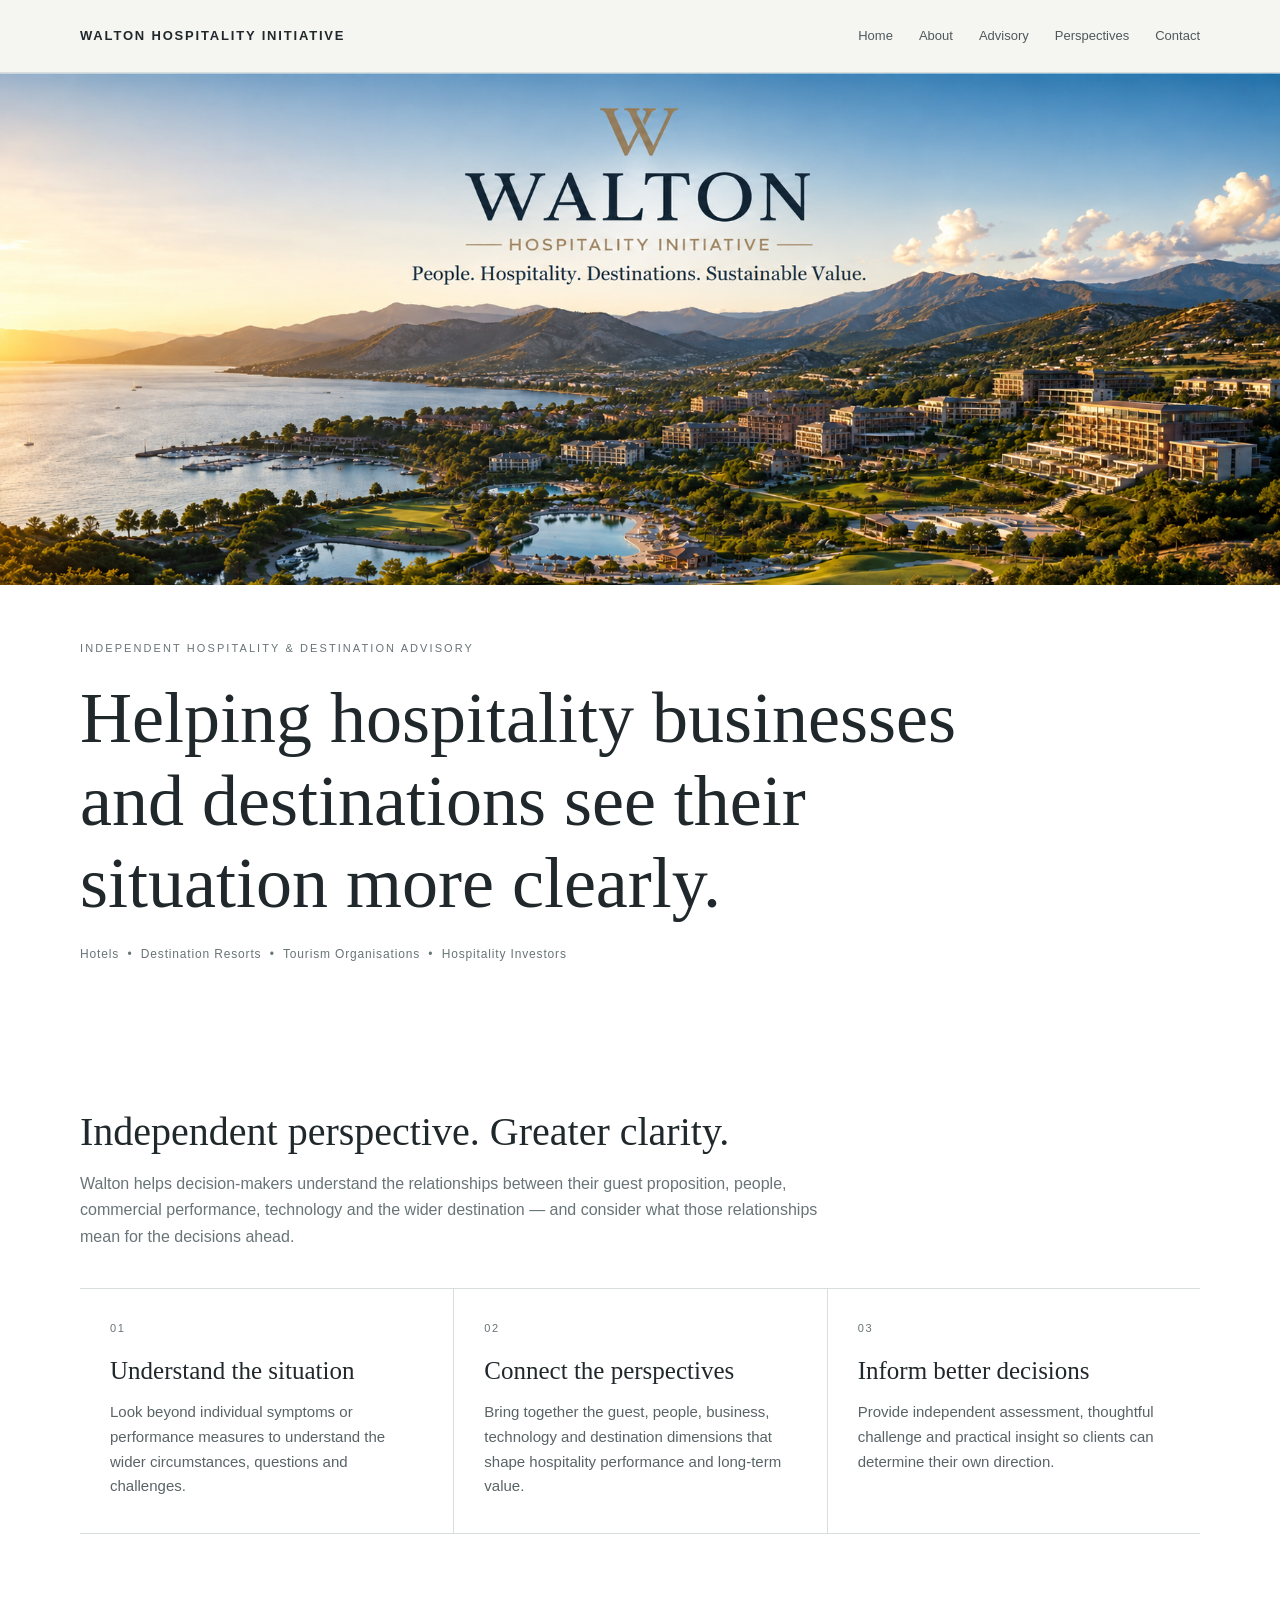
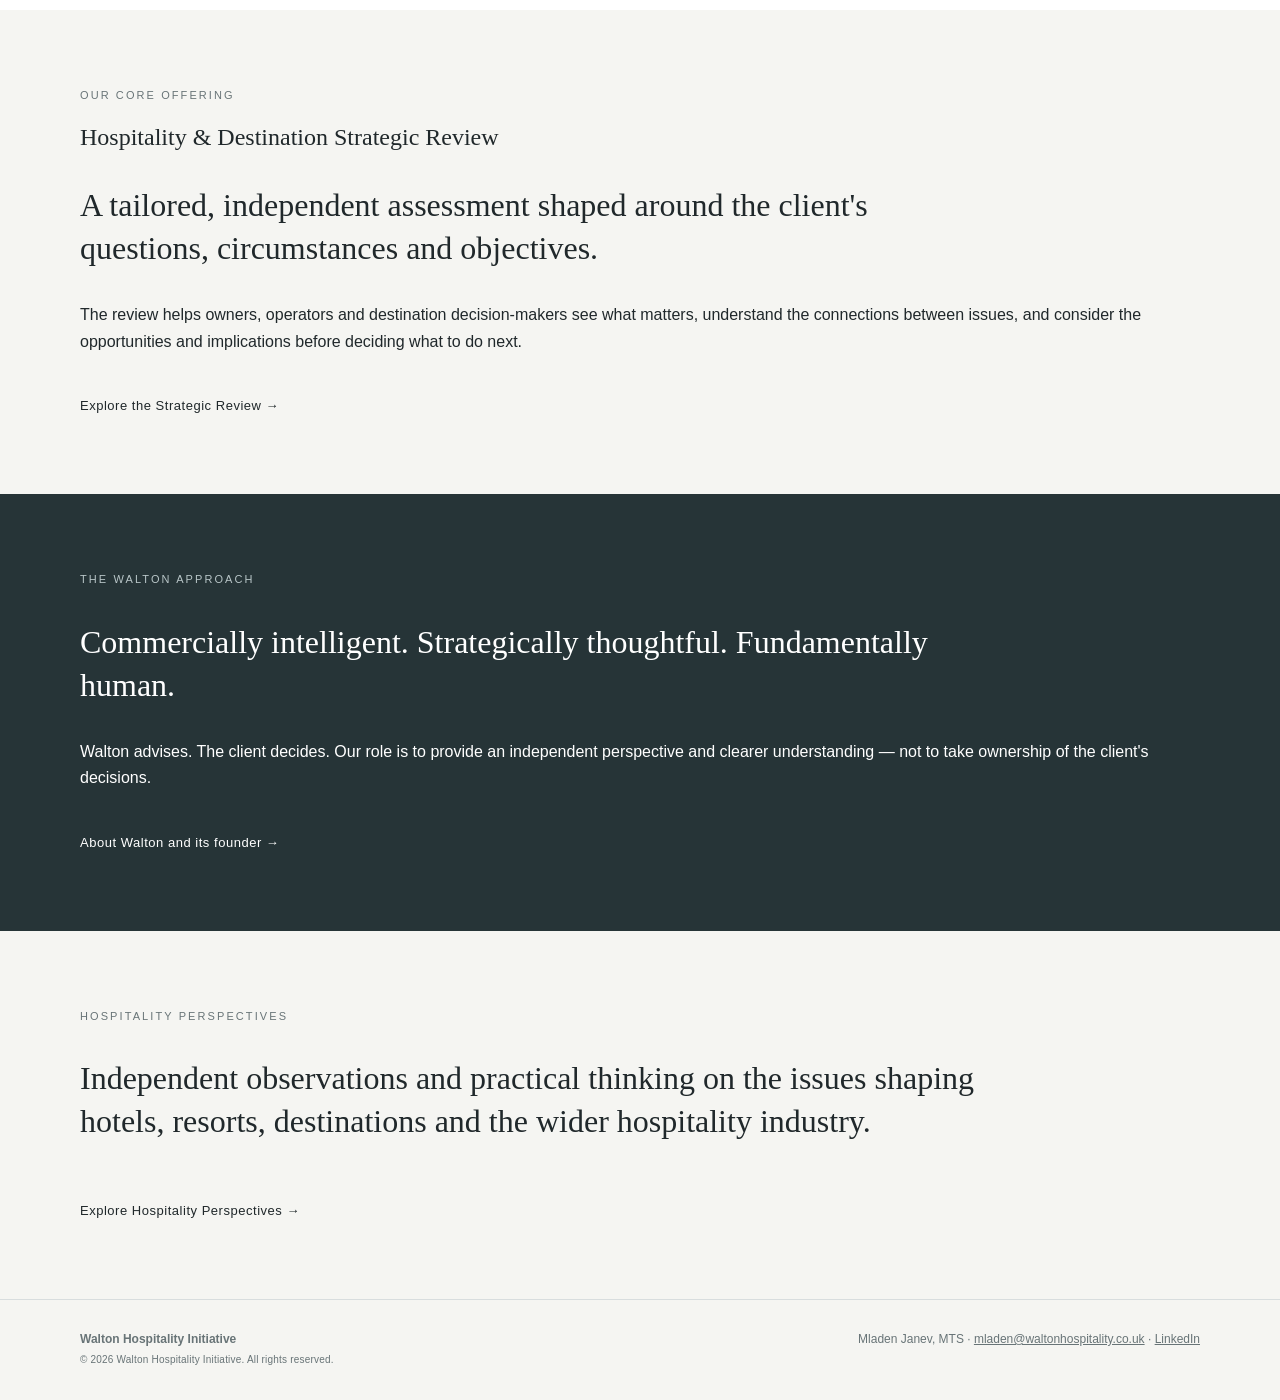
<file: index.html>
<!doctype html>
<html lang="en">
<head>
<meta charset="utf-8">
<meta name="viewport" content="width=device-width,initial-scale=1">
<title>Home | Walton Hospitality Initiative</title>
<meta name="description" content="Independent hospitality and destination strategy. Helping decision-makers see their situation more clearly and make better-informed decisions.">
<link rel="stylesheet" href="assets/style.css">
</head>
<body>
<header class="site-header"><div class="container nav">
<a class="brand" href="index.html">WALTON HOSPITALITY INITIATIVE</a>
<nav class="nav-links" aria-label="Main navigation">
<a href="index.html">Home</a><a href="about.html">About</a><a href="advisory.html">Advisory</a><a href="perspectives.html">Perspectives</a><a href="contact.html">Contact</a>
</nav>
</div></header>
<main>

<section class="hero">
<div class="hero-visual"><img class="hero-image" src="assets/walton-hero.png" alt="Walton Hospitality Initiative — destination hospitality visual"></div>
<div class="hero-copy"><div class="container">
<p class="eyebrow">Independent Hospitality &amp; Destination Advisory</p>
<h1>Helping hospitality businesses and destinations see their situation more clearly.</h1>
<p class="pills">Hotels &nbsp;•&nbsp; Destination Resorts &nbsp;•&nbsp; Tourism Organisations &nbsp;•&nbsp; Hospitality Investors</p>
</div></div>
</section>
<section class="section white"><div class="container">
<div class="section-head">
<h2>Independent perspective. Greater clarity.</h2>
<p>Walton helps decision-makers understand the relationships between their guest proposition, people, commercial performance, technology and the wider destination — and consider what those relationships mean for the decisions ahead.</p>
</div>
<div class="areas">
<article class="area"><div class="number">01</div><h3>Understand the situation</h3><p>Look beyond individual symptoms or performance measures to understand the wider circumstances, questions and challenges.</p></article>
<article class="area"><div class="number">02</div><h3>Connect the perspectives</h3><p>Bring together the guest, people, business, technology and destination dimensions that shape hospitality performance and long-term value.</p></article>
<article class="area"><div class="number">03</div><h3>Inform better decisions</h3><p>Provide independent assessment, thoughtful challenge and practical insight so clients can determine their own direction.</p></article>
</div></div></section>
<section class="section"><div class="container">
<p class="eyebrow">Our core offering</p>
<h2>Hospitality &amp; Destination Strategic Review</h2>
<p class="statement">A tailored, independent assessment shaped around the client's questions, circumstances and objectives.</p>
<p>The review helps owners, operators and destination decision-makers see what matters, understand the connections between issues, and consider the opportunities and implications before deciding what to do next.</p>
<a class="link-arrow" href="advisory.html">Explore the Strategic Review →</a>
</div></section>
<section class="section band"><div class="container">
<p class="eyebrow">The Walton approach</p>
<p class="statement">Commercially intelligent. Strategically thoughtful. Fundamentally human.</p>
<p>Walton advises. The client decides. Our role is to provide an independent perspective and clearer understanding — not to take ownership of the client's decisions.</p>
<a class="link-arrow" href="about.html">About Walton and its founder →</a>
</div></section>
<section class="section"><div class="container">
<p class="eyebrow">Hospitality Perspectives</p>
<p class="statement">Independent observations and practical thinking on the issues shaping hotels, resorts, destinations and the wider hospitality industry.</p>
<a class="link-arrow" href="perspectives.html">Explore Hospitality Perspectives →</a>
</div></section>

</main>
<footer class="site-footer"><div class="container footer-row">
<div><strong>Walton Hospitality Initiative</strong><br><span class="footer-note">© 2026 Walton Hospitality Initiative. All rights reserved.</span></div>
<div>Mladen Janev, MTS · <a href="mailto:mladen@waltonhospitality.co.uk">mladen@waltonhospitality.co.uk</a> · <a href="https://www.linkedin.com/in/mladen-janev-a3b993422" target="_blank" rel="noopener">LinkedIn</a></div>
</div></footer>
</body></html>
</file>
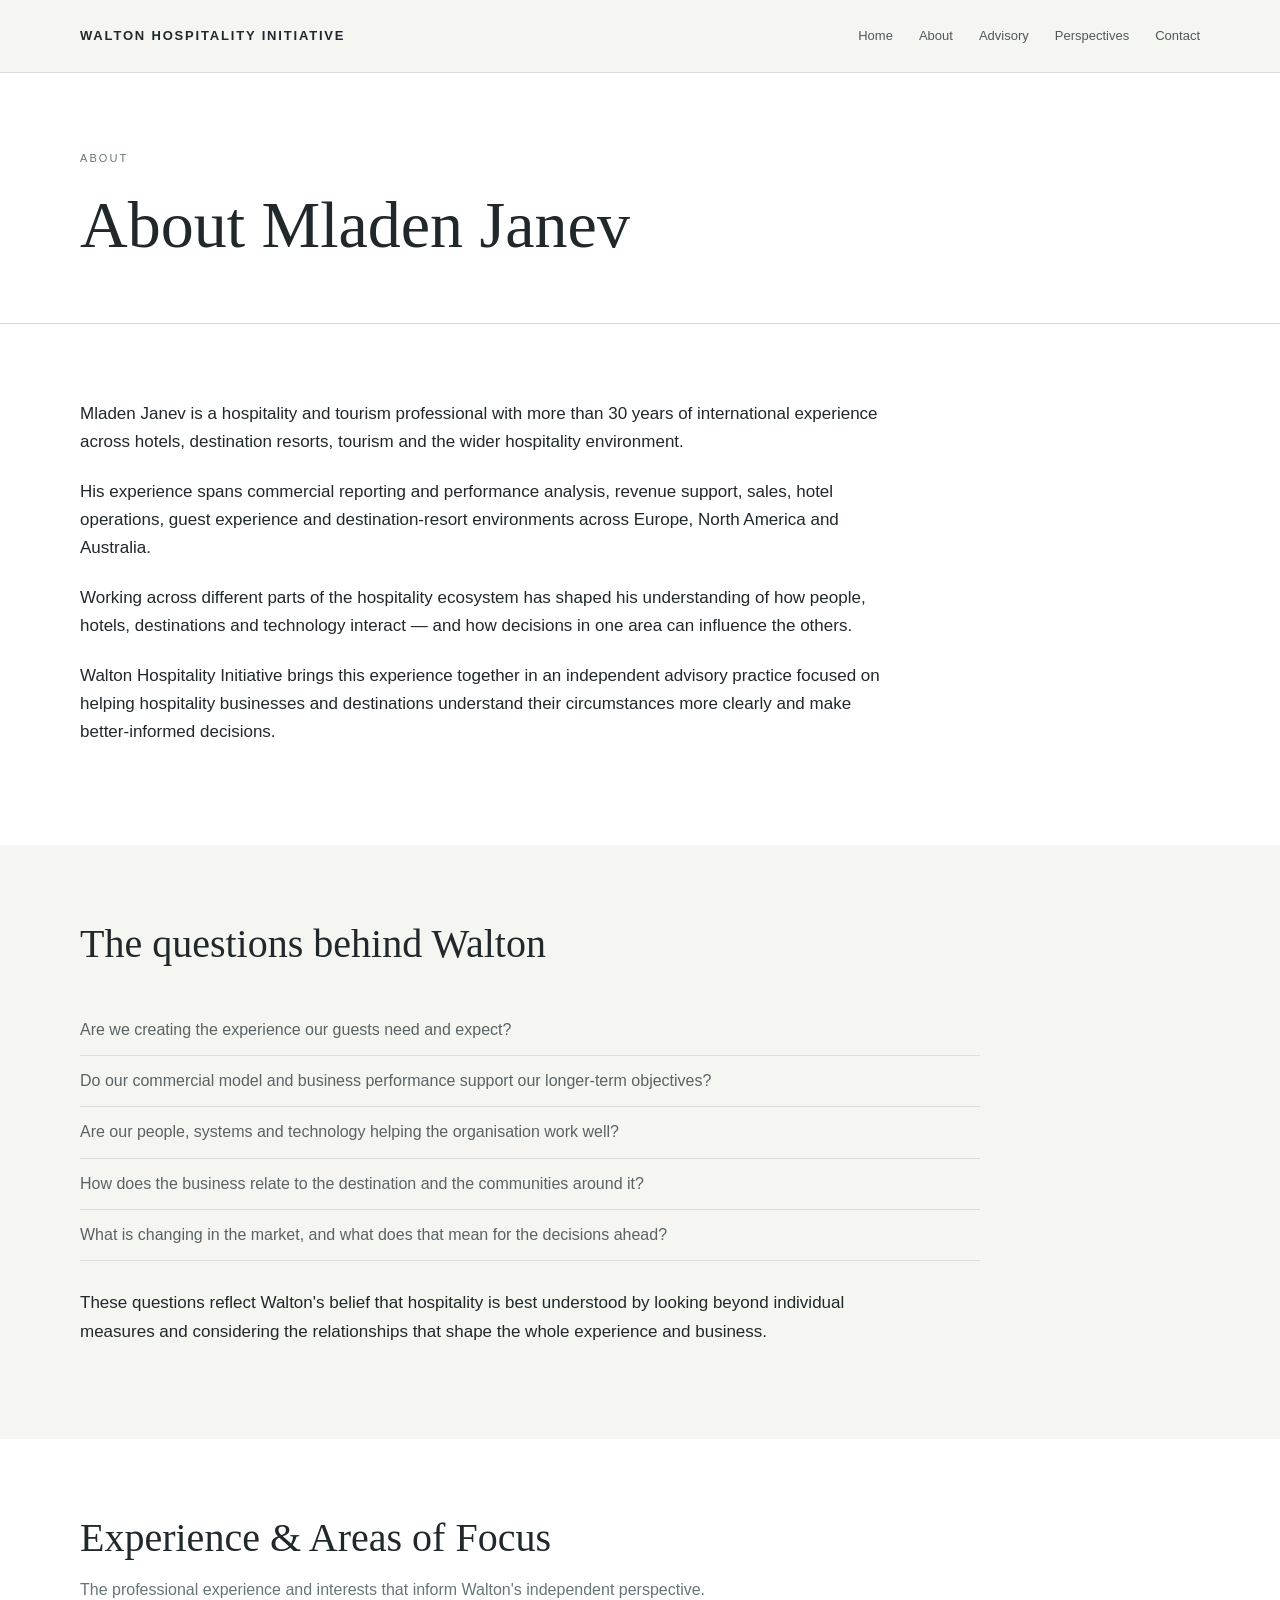
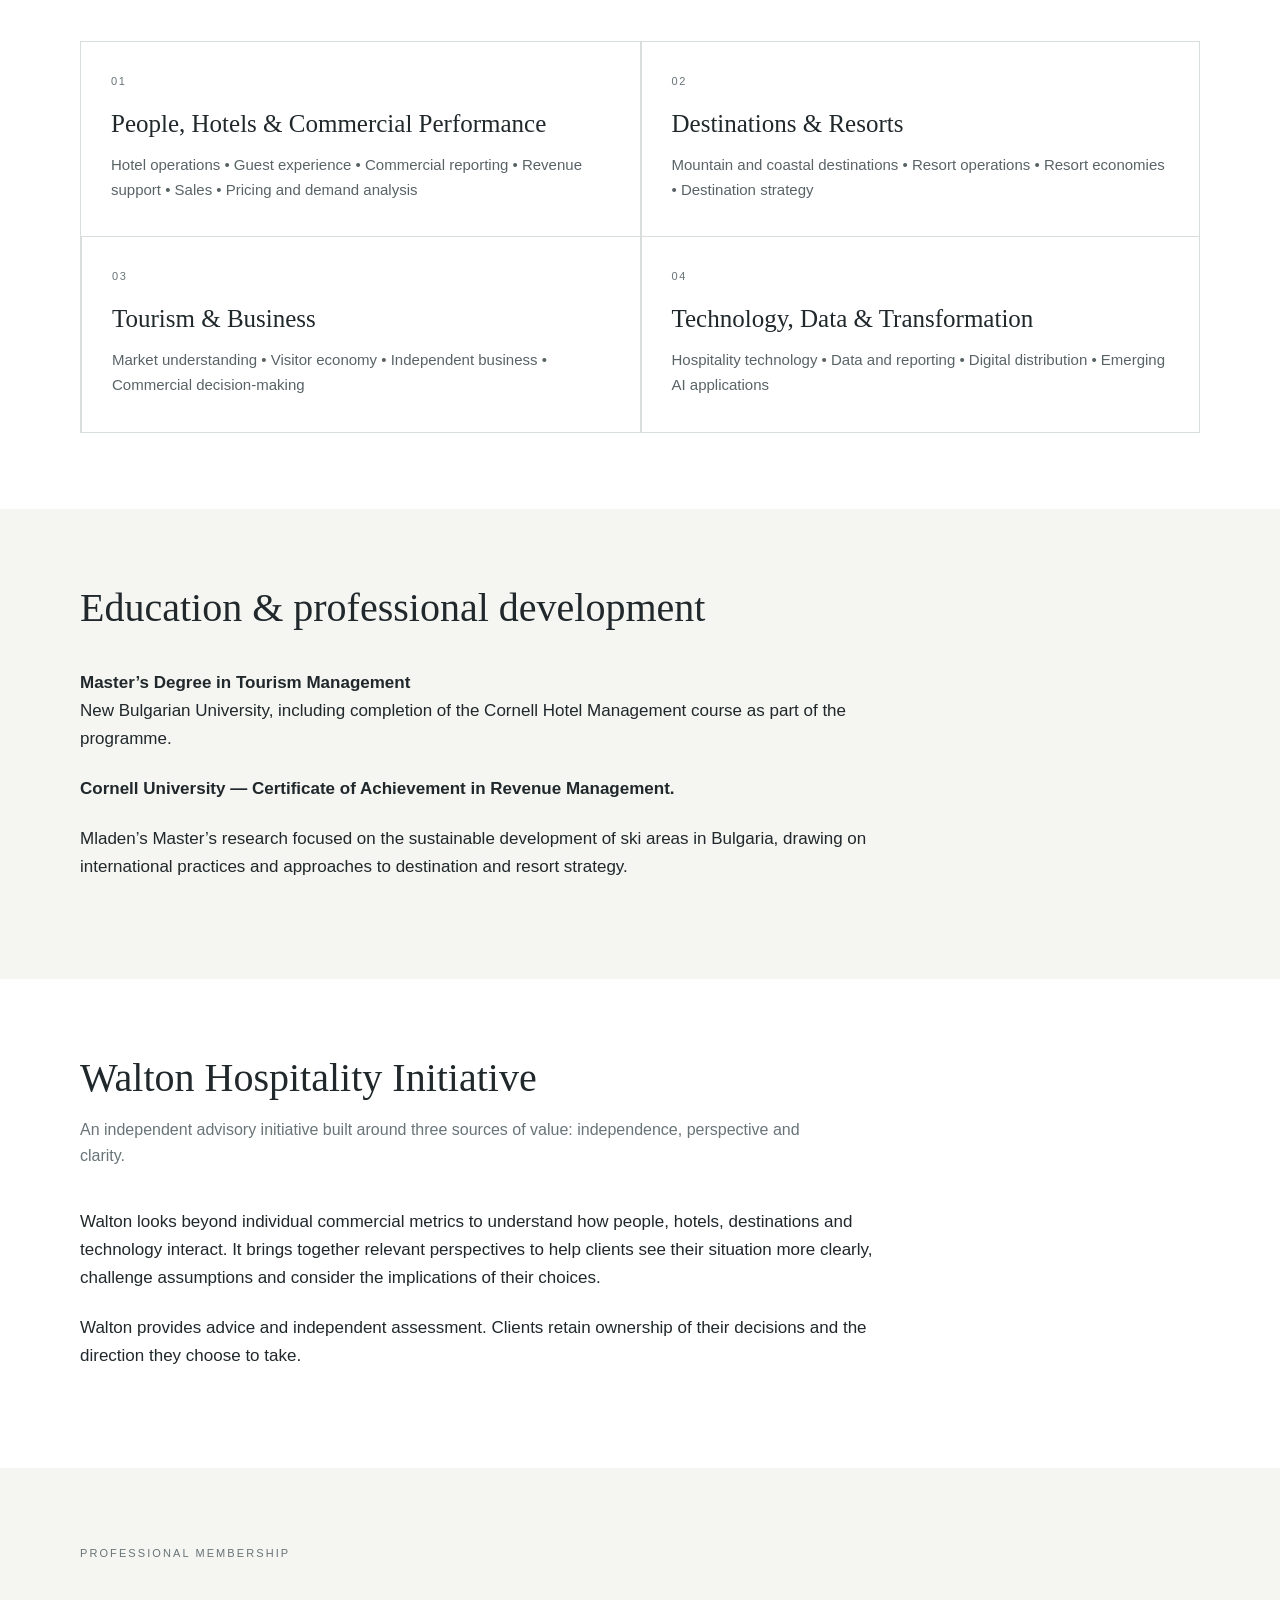
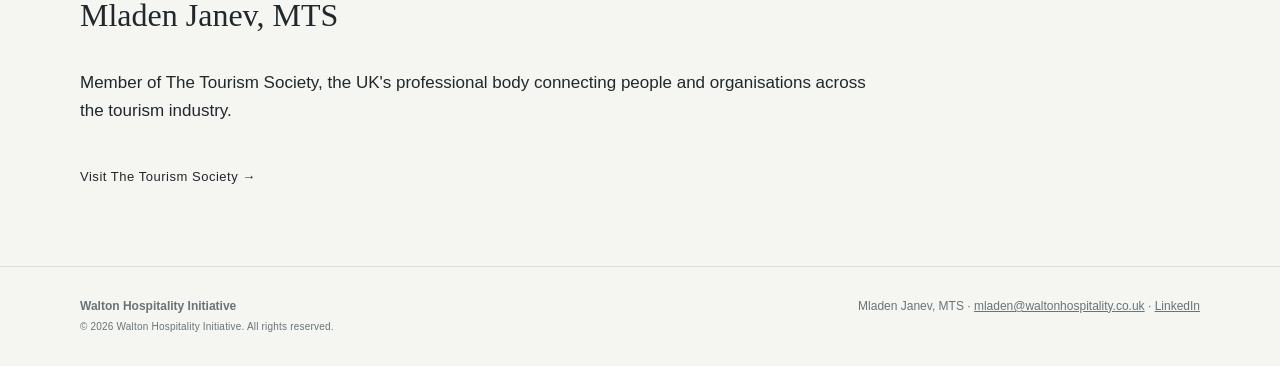
<file: about.html>
<!doctype html>
<html lang="en">
<head>
<meta charset="utf-8">
<meta name="viewport" content="width=device-width,initial-scale=1">
<title>About | Walton Hospitality Initiative</title>
<meta name="description" content="About Mladen Janev and the thinking behind Walton Hospitality Initiative.">
<link rel="stylesheet" href="assets/style.css">
</head>
<body>
<header class="site-header"><div class="container nav">
<a class="brand" href="index.html">WALTON HOSPITALITY INITIATIVE</a>
<nav class="nav-links" aria-label="Main navigation">
<a href="index.html">Home</a><a href="about.html">About</a><a href="advisory.html">Advisory</a><a href="perspectives.html">Perspectives</a><a href="contact.html">Contact</a>
</nav>
</div></header>
<main>

<section class="page-hero"><div class="container"><p class="eyebrow">About</p><h1>About Mladen Janev</h1></div></section>
<section class="section white"><div class="container"><div class="prose">
<p>Mladen Janev is a hospitality and tourism professional with more than 30 years of international experience across hotels, destination resorts, tourism and the wider hospitality environment.</p>
<p>His experience spans commercial reporting and performance analysis, revenue support, sales, hotel operations, guest experience and destination-resort environments across Europe, North America and Australia.</p>
<p>Working across different parts of the hospitality ecosystem has shaped his understanding of how people, hotels, destinations and technology interact — and how decisions in one area can influence the others.</p>
<p>Walton Hospitality Initiative brings this experience together in an independent advisory practice focused on helping hospitality businesses and destinations understand their circumstances more clearly and make better-informed decisions.</p>
</div></div></section>
<section class="section"><div class="container"><div class="section-head"><h2>The questions behind Walton</h2></div>
<ul class="list">
<li>Are we creating the experience our guests need and expect?</li>
<li>Do our commercial model and business performance support our longer-term objectives?</li>
<li>Are our people, systems and technology helping the organisation work well?</li>
<li>How does the business relate to the destination and the communities around it?</li>
<li>What is changing in the market, and what does that mean for the decisions ahead?</li>
</ul>
<p class="prose" style="margin-top:28px">These questions reflect Walton's belief that hospitality is best understood by looking beyond individual measures and considering the relationships that shape the whole experience and business.</p>
</div></section>
<section class="section white"><div class="container">
<div class="section-head"><h2>Experience &amp; Areas of Focus</h2><p>The professional experience and interests that inform Walton's independent perspective.</p></div>
<div class="experience">
<article class="area"><div class="number">01</div><h3>People, Hotels &amp; Commercial Performance</h3><p>Hotel operations • Guest experience • Commercial reporting • Revenue support • Sales • Pricing and demand analysis</p></article>
<article class="area"><div class="number">02</div><h3>Destinations &amp; Resorts</h3><p>Mountain and coastal destinations • Resort operations • Resort economies • Destination strategy</p></article>
<article class="area"><div class="number">03</div><h3>Tourism &amp; Business</h3><p>Market understanding • Visitor economy • Independent business • Commercial decision-making</p></article>
<article class="area"><div class="number">04</div><h3>Technology, Data &amp; Transformation</h3><p>Hospitality technology • Data and reporting • Digital distribution • Emerging AI applications</p></article>
</div></div></section>
<section class="section"><div class="container"><div class="section-head"><h2>Education &amp; professional development</h2></div><div class="prose">
<p><strong>Master’s Degree in Tourism Management</strong><br>New Bulgarian University, including completion of the Cornell Hotel Management course as part of the programme.</p>
<p><strong>Cornell University — Certificate of Achievement in Revenue Management.</strong></p>
<p>Mladen’s Master’s research focused on the sustainable development of ski areas in Bulgaria, drawing on international practices and approaches to destination and resort strategy.</p>
</div></div></section>
<section class="section white"><div class="container">
<div class="section-head"><h2>Walton Hospitality Initiative</h2><p>An independent advisory initiative built around three sources of value: independence, perspective and clarity.</p></div>
<div class="prose">
<p>Walton looks beyond individual commercial metrics to understand how people, hotels, destinations and technology interact. It brings together relevant perspectives to help clients see their situation more clearly, challenge assumptions and consider the implications of their choices.</p>
<p>Walton provides advice and independent assessment. Clients retain ownership of their decisions and the direction they choose to take.</p>
</div></div></section>
<section class="section"><div class="container"><p class="eyebrow">Professional Membership</p><p class="statement">Mladen Janev, MTS</p>
<p class="prose">Member of The Tourism Society, the UK's professional body connecting people and organisations across the tourism industry.</p>
<a class="link-arrow" href="https://thetourismsociety.com/" target="_blank" rel="noopener">Visit The Tourism Society →</a></div></section>

</main>
<footer class="site-footer"><div class="container footer-row">
<div><strong>Walton Hospitality Initiative</strong><br><span class="footer-note">© 2026 Walton Hospitality Initiative. All rights reserved.</span></div>
<div>Mladen Janev, MTS · <a href="mailto:mladen@waltonhospitality.co.uk">mladen@waltonhospitality.co.uk</a> · <a href="https://www.linkedin.com/in/mladen-janev-a3b993422" target="_blank" rel="noopener">LinkedIn</a></div>
</div></footer>
</body></html>
</file>
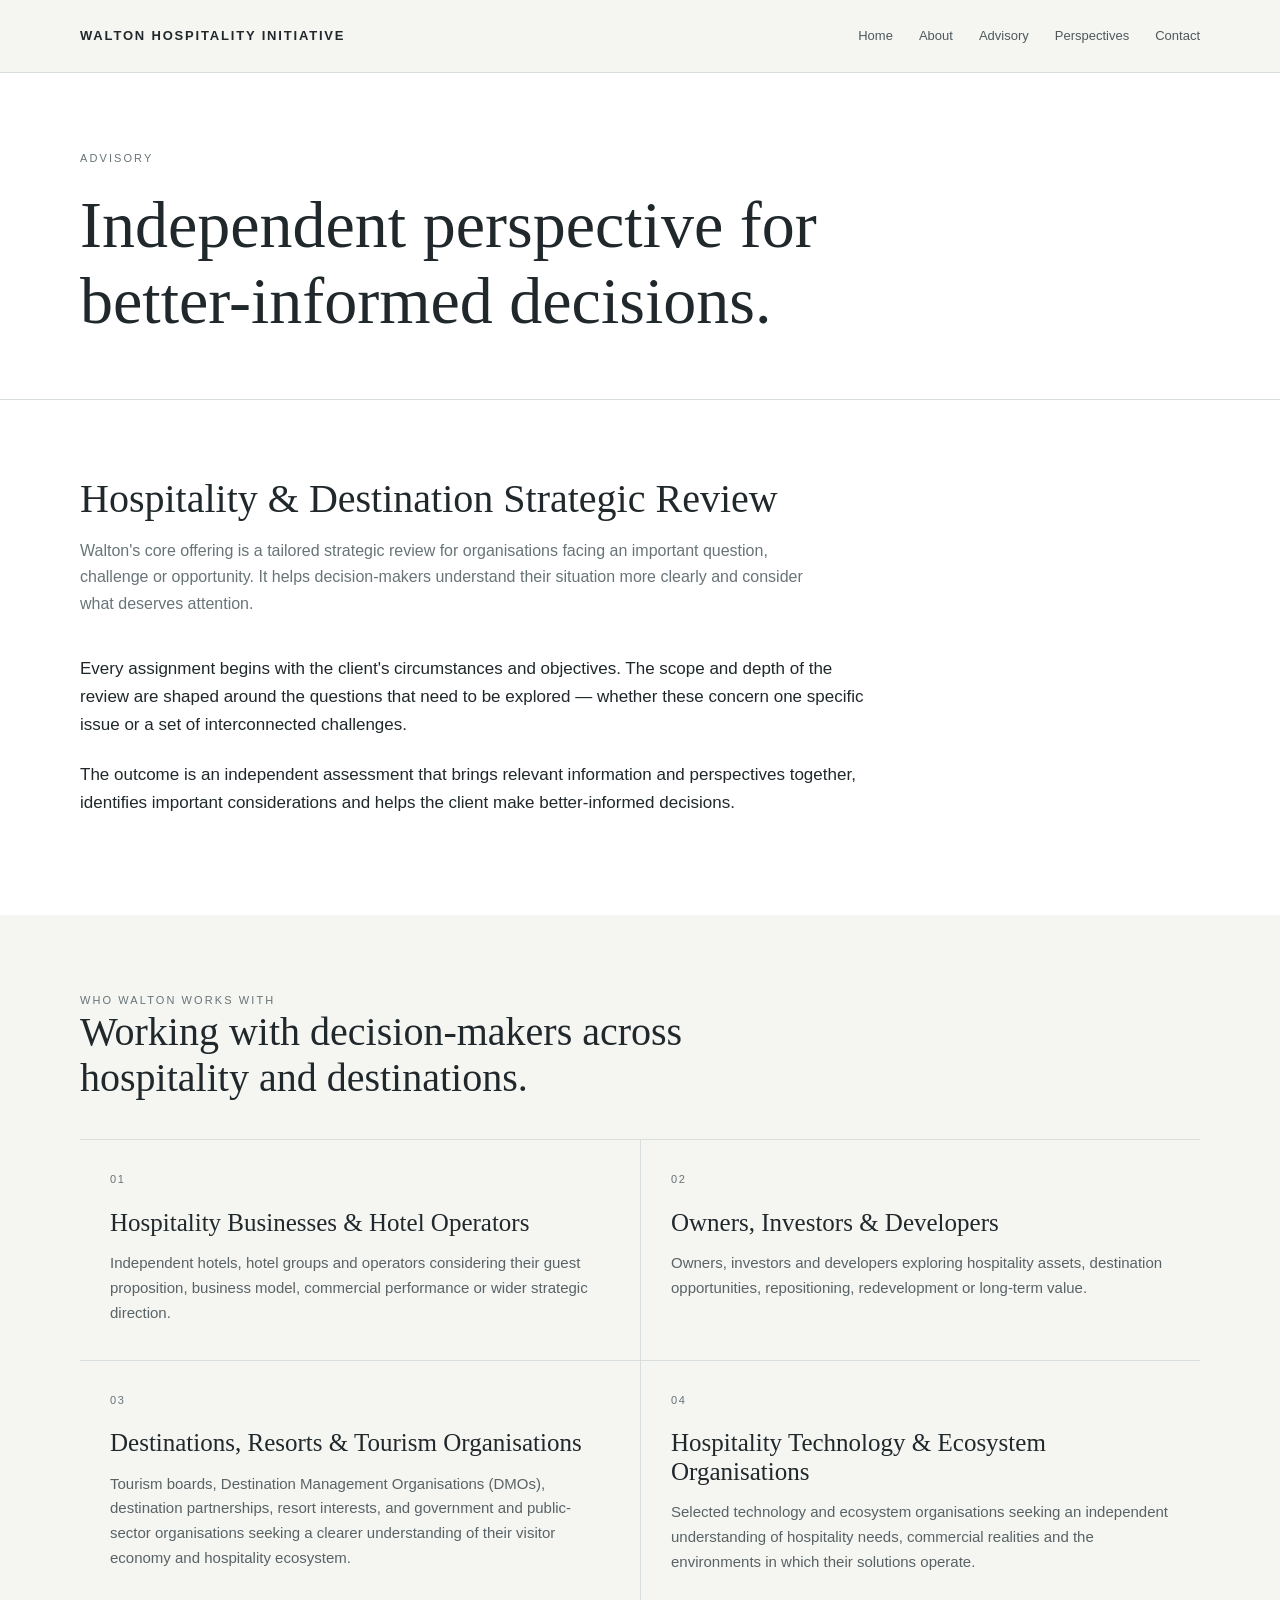
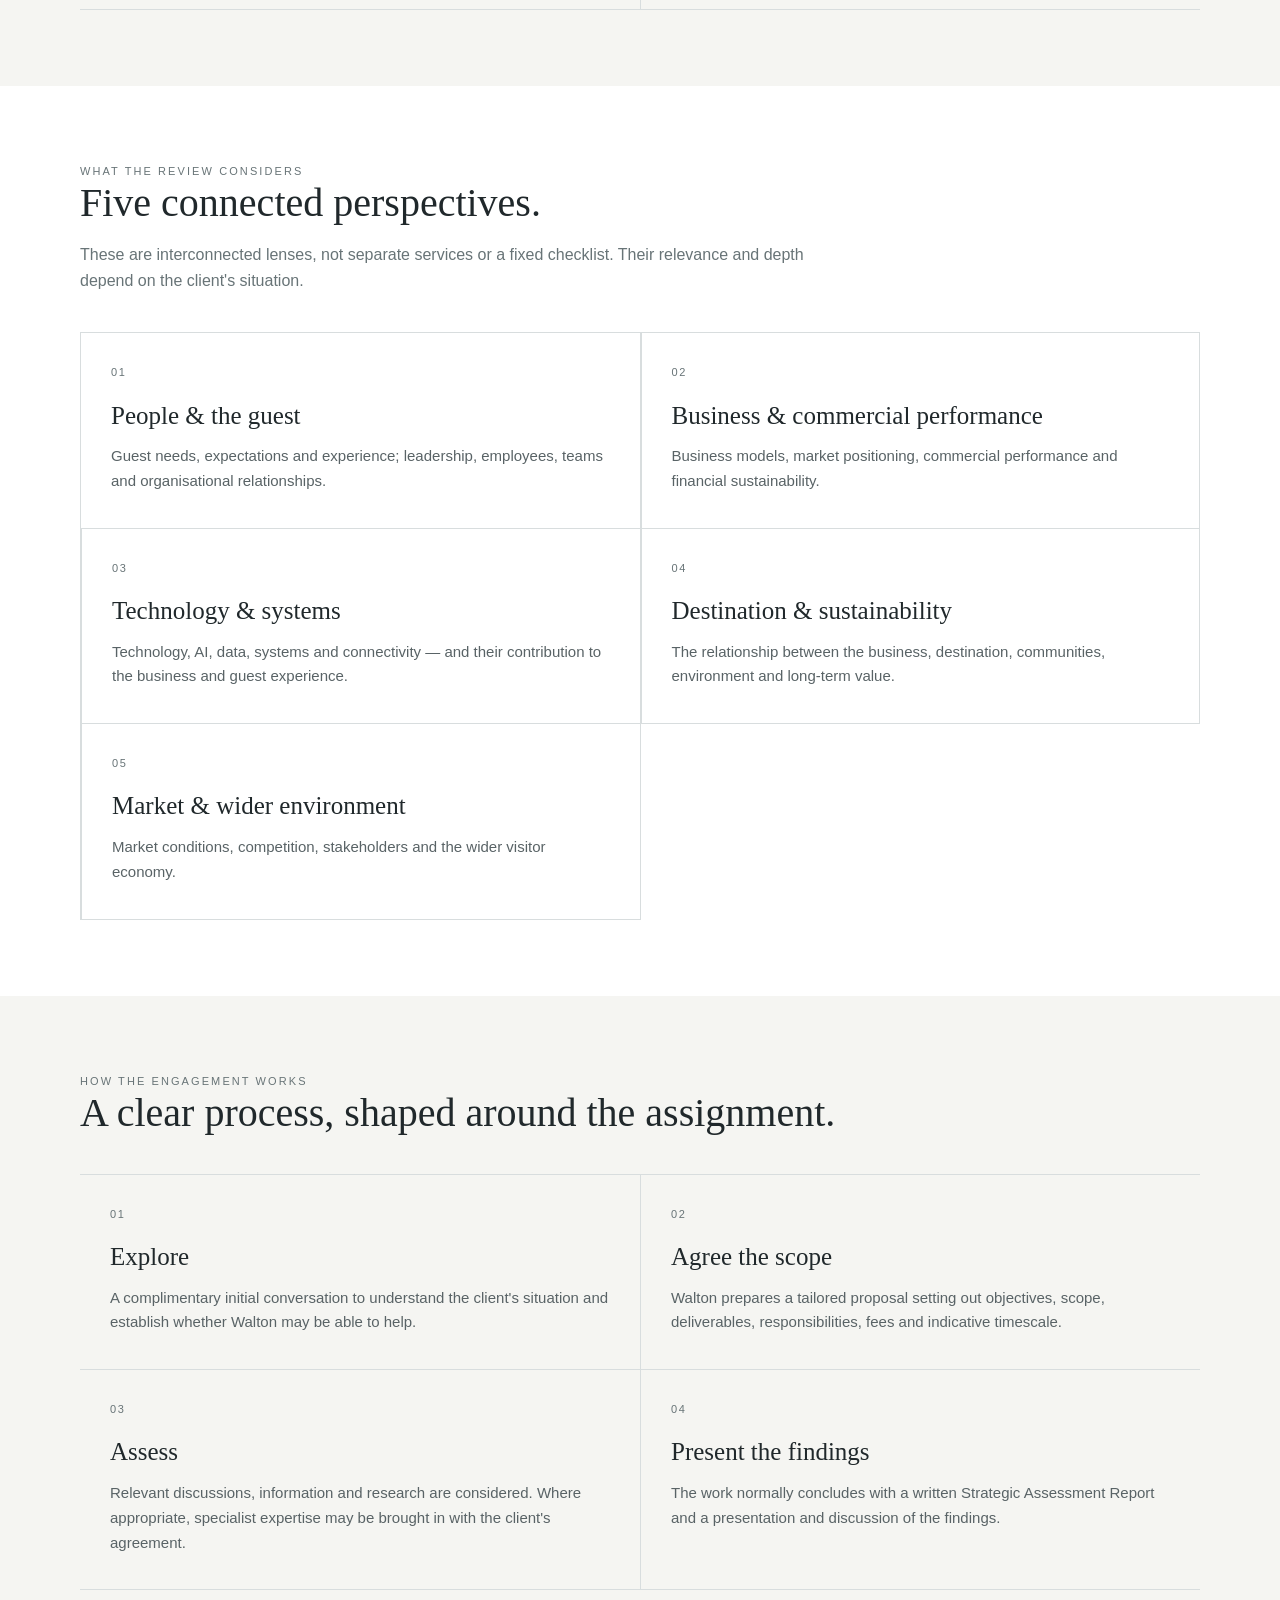
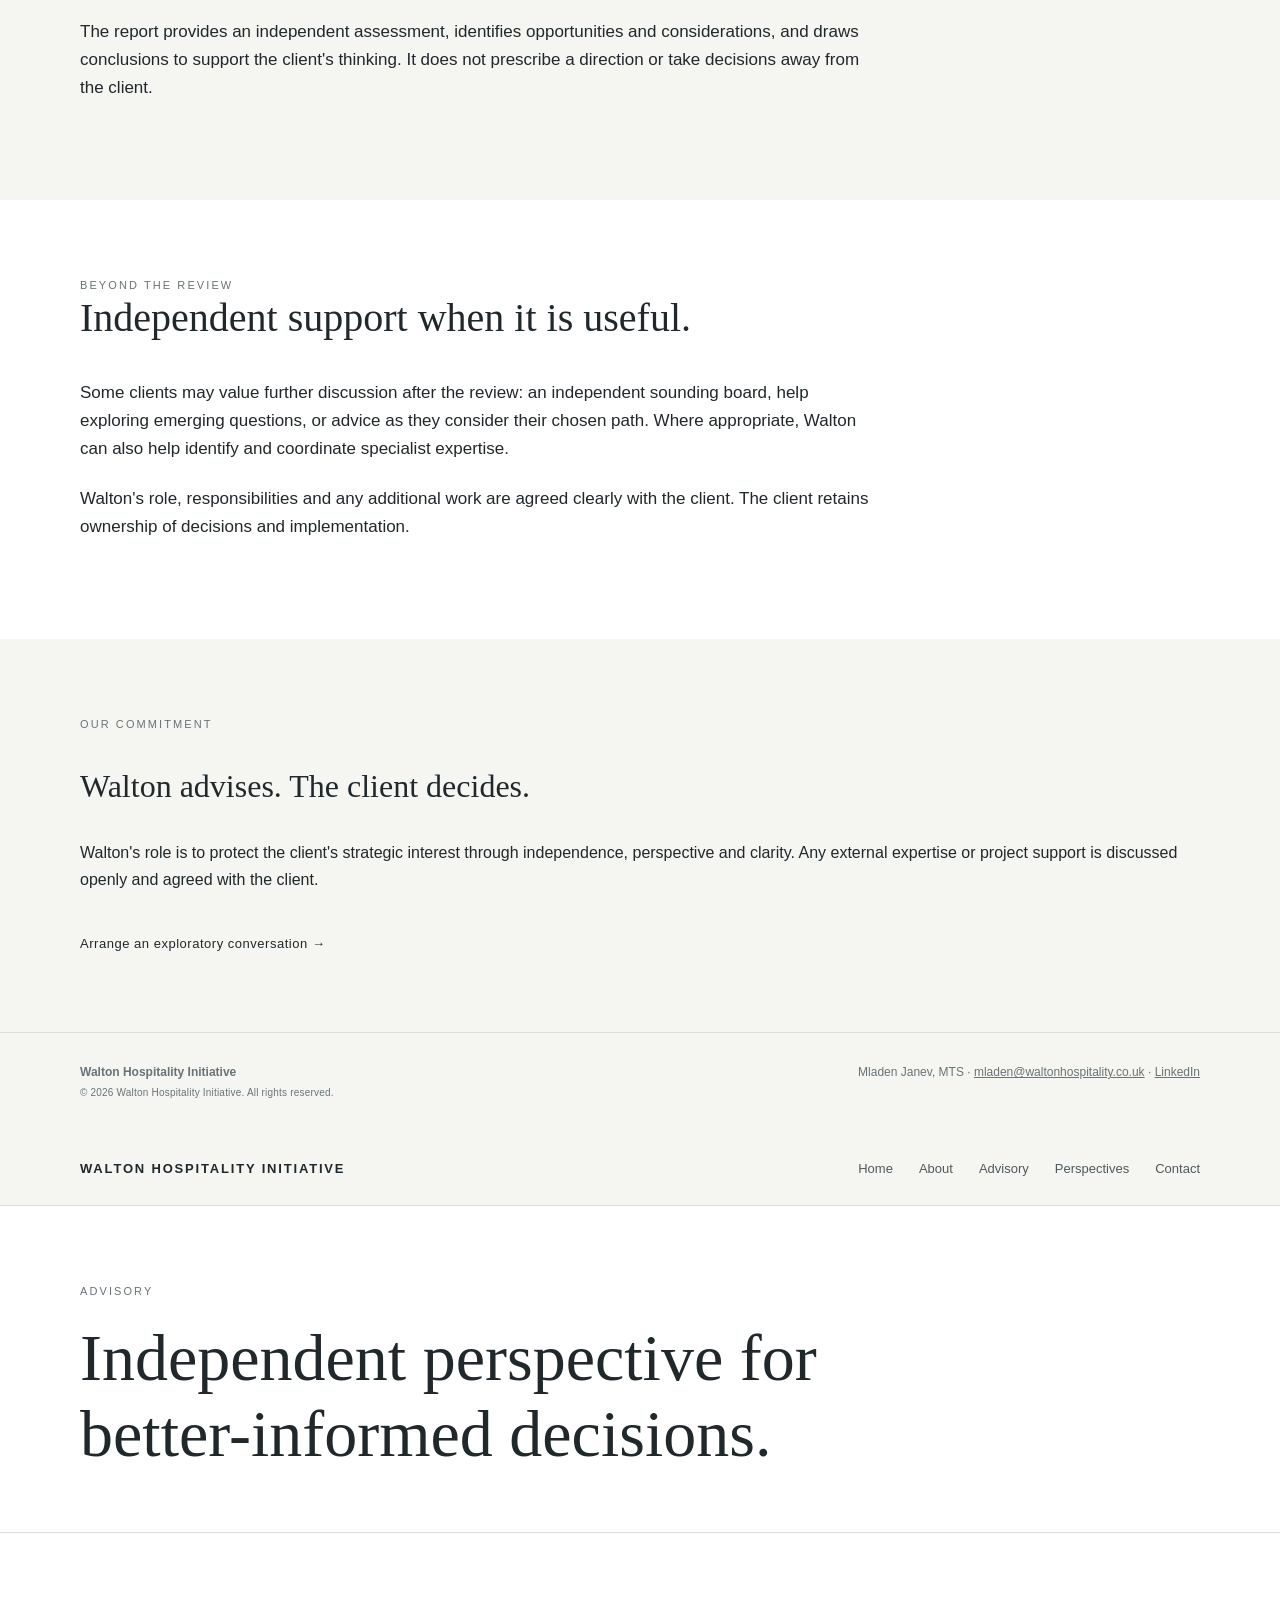
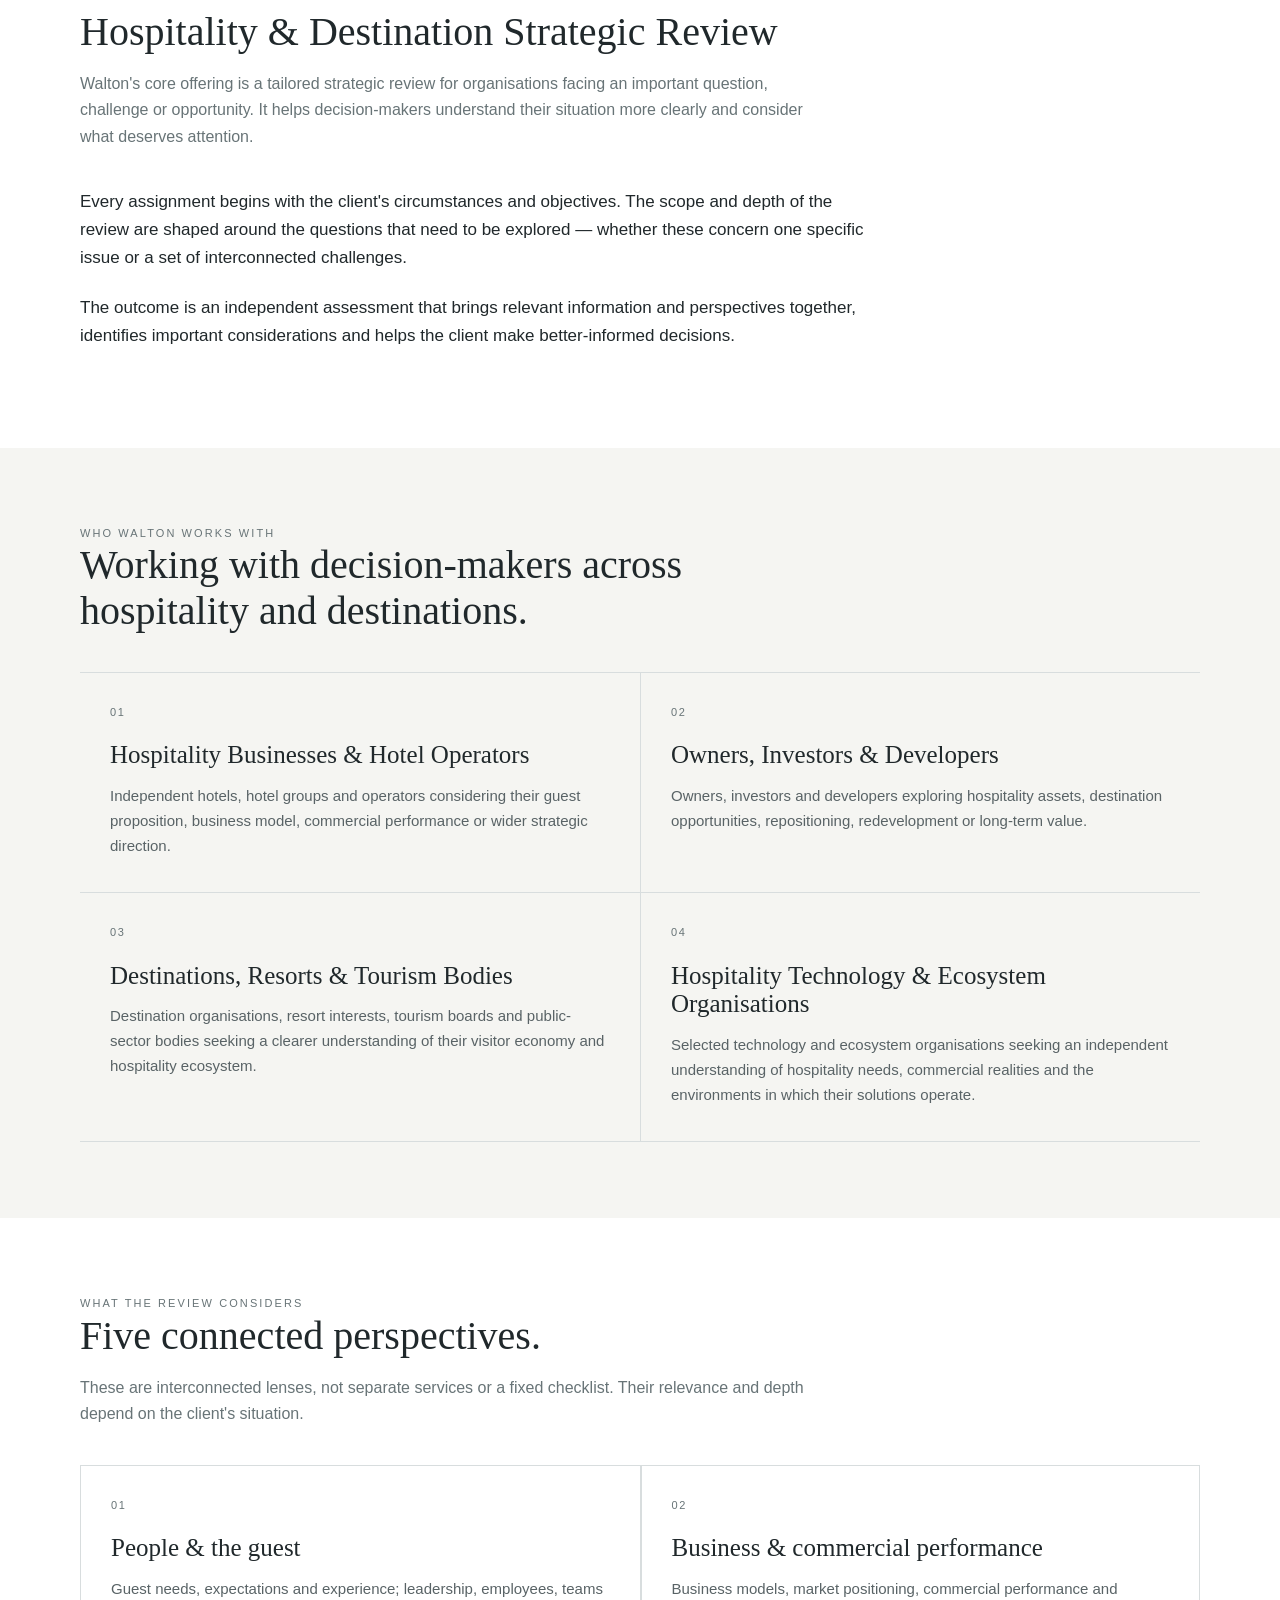
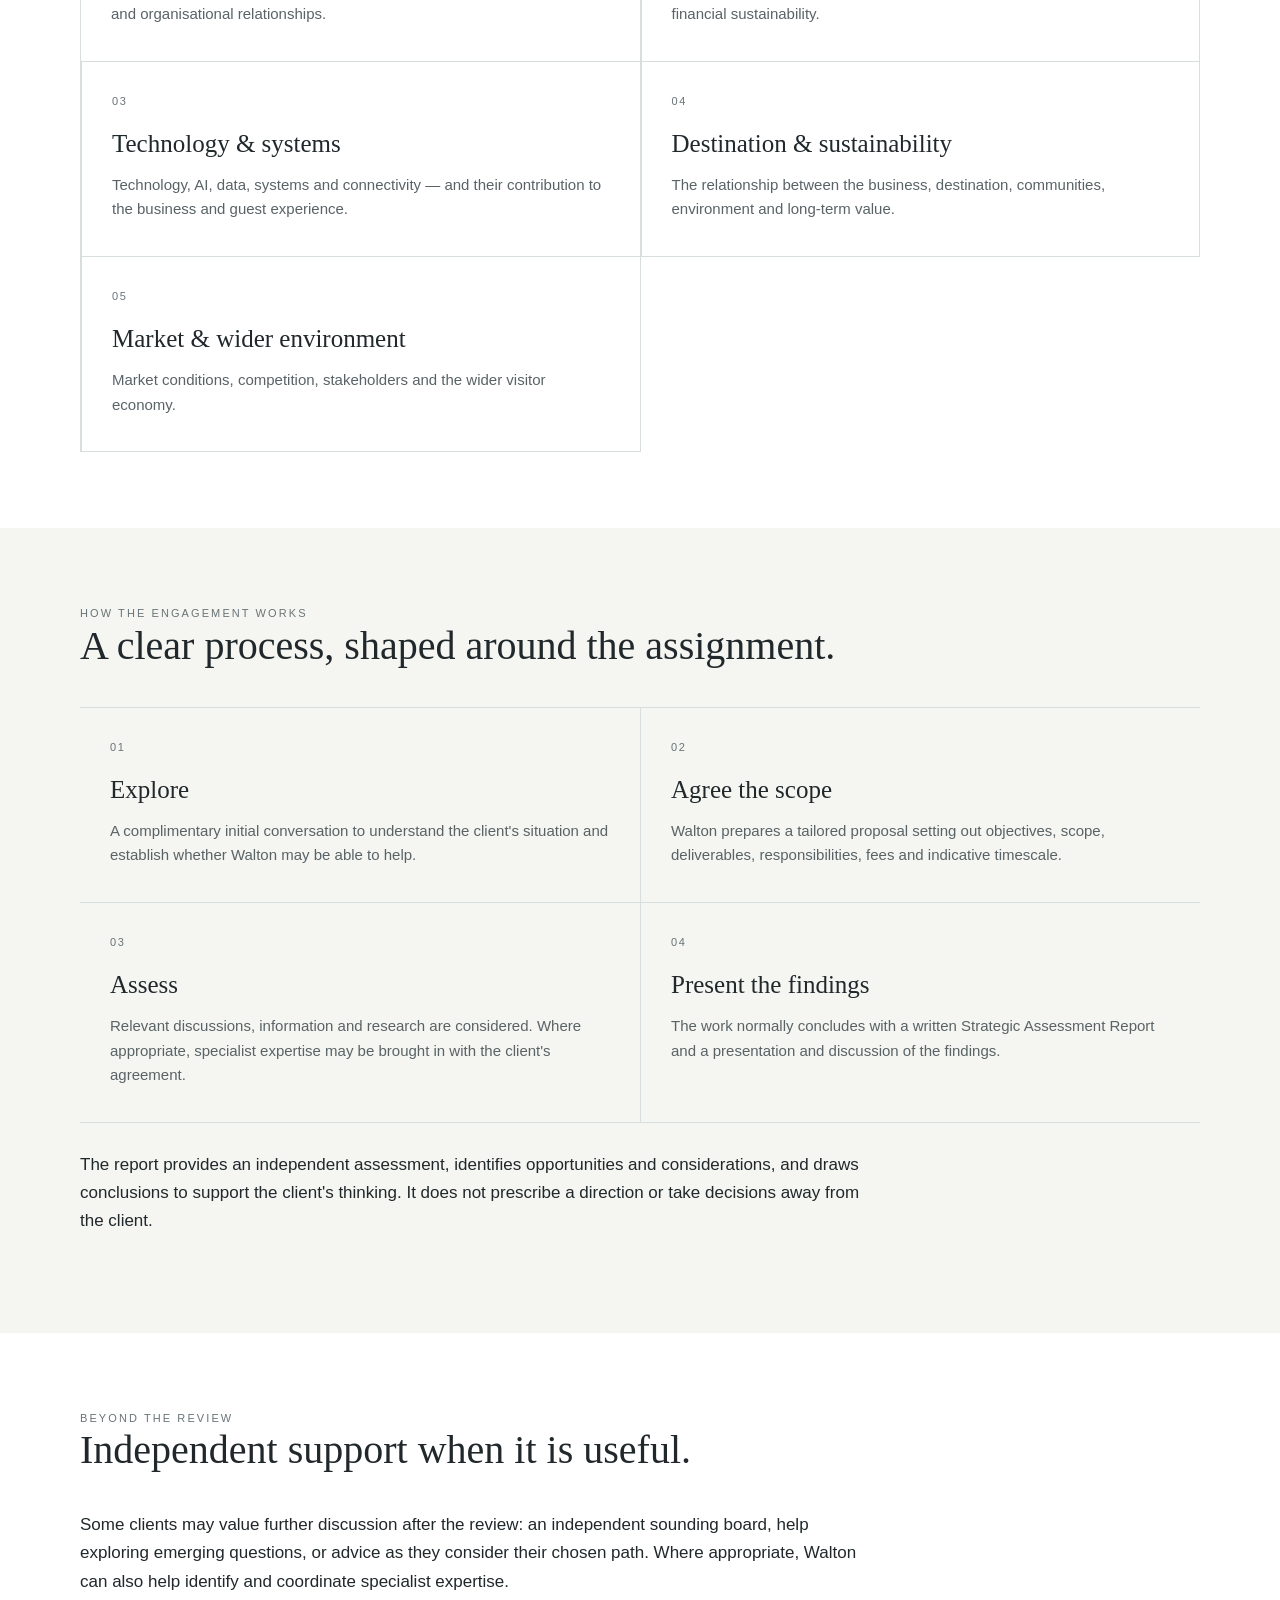
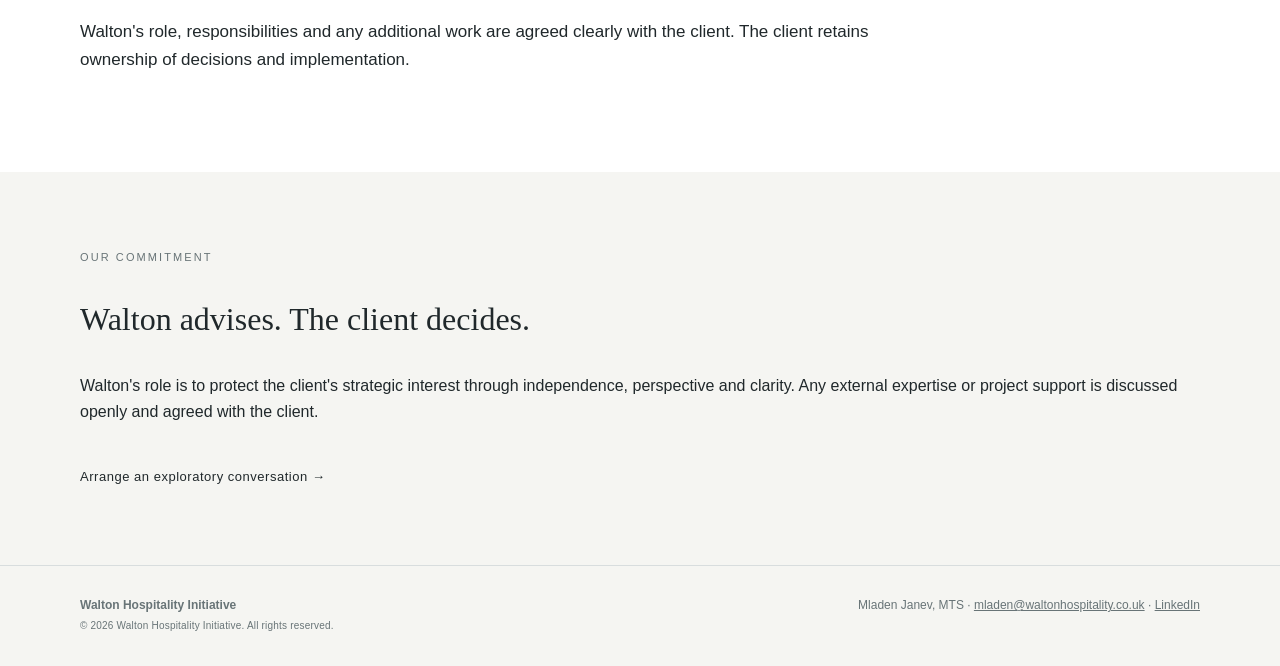
<file: advisory.html>
<!doctype html>
<html lang="en">
<head>
<meta charset="utf-8">
<meta name="viewport" content="width=device-width,initial-scale=1">
<title>Advisory | Walton Hospitality Initiative</title>
<meta name="description" content="The Walton Hospitality & Destination Strategic Review: independent assessment and advice for hospitality businesses and destinations.">
<link rel="stylesheet" href="assets/style.css">
</head>
<body>
<header class="site-header"><div class="container nav">
<a class="brand" href="index.html">WALTON HOSPITALITY INITIATIVE</a>
<nav class="nav-links" aria-label="Main navigation">
<a href="index.html">Home</a><a href="about.html">About</a><a href="advisory.html">Advisory</a><a href="perspectives.html">Perspectives</a><a href="contact.html">Contact</a>
</nav>
</div></header>
<main>

<section class="page-hero"><div class="container">
<p class="eyebrow">Advisory</p>
<h1>Independent perspective for better-informed decisions.</h1>
</div></section>
<section class="section white"><div class="container">
<div class="section-head">
<h2>Hospitality &amp; Destination Strategic Review</h2>
<p>Walton's core offering is a tailored strategic review for organisations facing an important question, challenge or opportunity. It helps decision-makers understand their situation more clearly and consider what deserves attention.</p>
</div>
<div class="prose">
<p>Every assignment begins with the client's circumstances and objectives. The scope and depth of the review are shaped around the questions that need to be explored — whether these concern one specific issue or a set of interconnected challenges.</p>
<p>The outcome is an independent assessment that brings relevant information and perspectives together, identifies important considerations and helps the client make better-informed decisions.</p>
</div>
</div></section>
<section class="section"><div class="container">
<div class="section-head"><p class="eyebrow">Who Walton works with</p><h2>Working with decision-makers across hospitality and destinations.</h2></div>
<div class="areas advisory-areas">
<article class="area"><div class="number">01</div><h3>Hospitality Businesses &amp; Hotel Operators</h3><p>Independent hotels, hotel groups and operators considering their guest proposition, business model, commercial performance or wider strategic direction.</p></article>
<article class="area"><div class="number">02</div><h3>Owners, Investors &amp; Developers</h3><p>Owners, investors and developers exploring hospitality assets, destination opportunities, repositioning, redevelopment or long-term value.</p></article>
<article class="area"><div class="number">03</div><h3>Destinations, Resorts &amp; Tourism Organisations</h3><p>Tourism boards, Destination Management Organisations (DMOs), destination partnerships, resort interests, and government and public-sector organisations seeking a clearer understanding of their visitor economy and hospitality ecosystem.</p></article>
<article class="area"><div class="number">04</div><h3>Hospitality Technology &amp; Ecosystem Organisations</h3><p>Selected technology and ecosystem organisations seeking an independent understanding of hospitality needs, commercial realities and the environments in which their solutions operate.</p></article>
</div></div></section>
<section class="section white"><div class="container">
<div class="section-head"><p class="eyebrow">What the review considers</p><h2>Five connected perspectives.</h2><p>These are interconnected lenses, not separate services or a fixed checklist. Their relevance and depth depend on the client's situation.</p></div>
<div class="experience advisory-steps">
<article class="area"><div class="number">01</div><h3>People &amp; the guest</h3><p>Guest needs, expectations and experience; leadership, employees, teams and organisational relationships.</p></article>
<article class="area"><div class="number">02</div><h3>Business &amp; commercial performance</h3><p>Business models, market positioning, commercial performance and financial sustainability.</p></article>
<article class="area"><div class="number">03</div><h3>Technology &amp; systems</h3><p>Technology, AI, data, systems and connectivity — and their contribution to the business and guest experience.</p></article>
<article class="area"><div class="number">04</div><h3>Destination &amp; sustainability</h3><p>The relationship between the business, destination, communities, environment and long-term value.</p></article>
<article class="area"><div class="number">05</div><h3>Market &amp; wider environment</h3><p>Market conditions, competition, stakeholders and the wider visitor economy.</p></article>
</div></div></section>
<section class="section"><div class="container">
<div class="section-head"><p class="eyebrow">How the engagement works</p><h2>A clear process, shaped around the assignment.</h2></div>
<div class="areas advisory-areas">
<article class="area"><div class="number">01</div><h3>Explore</h3><p>A complimentary initial conversation to understand the client's situation and establish whether Walton may be able to help.</p></article>
<article class="area"><div class="number">02</div><h3>Agree the scope</h3><p>Walton prepares a tailored proposal setting out objectives, scope, deliverables, responsibilities, fees and indicative timescale.</p></article>
<article class="area"><div class="number">03</div><h3>Assess</h3><p>Relevant discussions, information and research are considered. Where appropriate, specialist expertise may be brought in with the client's agreement.</p></article>
<article class="area"><div class="number">04</div><h3>Present the findings</h3><p>The work normally concludes with a written Strategic Assessment Report and a presentation and discussion of the findings.</p></article>
</div>
<div class="prose" style="margin-top:28px">
<p>The report provides an independent assessment, identifies opportunities and considerations, and draws conclusions to support the client's thinking. It does not prescribe a direction or take decisions away from the client.</p>
</div>
</div></section>
<section class="section white"><div class="container">
<div class="section-head"><p class="eyebrow">Beyond the review</p><h2>Independent support when it is useful.</h2></div>
<div class="prose">
<p>Some clients may value further discussion after the review: an independent sounding board, help exploring emerging questions, or advice as they consider their chosen path. Where appropriate, Walton can also help identify and coordinate specialist expertise.</p>
<p>Walton's role, responsibilities and any additional work are agreed clearly with the client. The client retains ownership of decisions and implementation.</p>
</div>
</div></section>
<section class="section"><div class="container">
<p class="eyebrow">Our commitment</p>
<p class="statement">Walton advises. The client decides.</p>
<p>Walton's role is to protect the client's strategic interest through independence, perspective and clarity. Any external expertise or project support is discussed openly and agreed with the client.</p>
<a class="link-arrow" href="contact.html">Arrange an exploratory conversation →</a>
</div></section>

</main>
<footer class="site-footer"><div class="container footer-row">
<div><strong>Walton Hospitality Initiative</strong><br><span class="footer-note">© 2026 Walton Hospitality Initiative. All rights reserved.</span></div>
<div>Mladen Janev, MTS · <a href="mailto:mladen@waltonhospitality.co.uk">mladen@waltonhospitality.co.uk</a> · <a href="https://www.linkedin.com/in/mladen-janev-a3b993422" target="_blank" rel="noopener">LinkedIn</a></div>
</div></footer>
</body></html>
<!doctype html>
<html lang="en">
<head>
<meta charset="utf-8">
<meta name="viewport" content="width=device-width,initial-scale=1">
<title>Advisory | Walton Hospitality Initiative</title>
<meta name="description" content="The Walton Hospitality & Destination Strategic Review: independent assessment and advice for hospitality businesses and destinations.">
<link rel="stylesheet" href="assets/style.css">
</head>
<body>
<header class="site-header"><div class="container nav">
<a class="brand" href="index.html">WALTON HOSPITALITY INITIATIVE</a>
<nav class="nav-links" aria-label="Main navigation">
<a href="index.html">Home</a><a href="about.html">About</a><a href="advisory.html">Advisory</a><a href="perspectives.html">Perspectives</a><a href="contact.html">Contact</a>
</nav>
</div></header>
<main>

<section class="page-hero"><div class="container">
<p class="eyebrow">Advisory</p>
<h1>Independent perspective for better-informed decisions.</h1>
</div></section>
<section class="section white"><div class="container">
<div class="section-head">
<h2>Hospitality &amp; Destination Strategic Review</h2>
<p>Walton's core offering is a tailored strategic review for organisations facing an important question, challenge or opportunity. It helps decision-makers understand their situation more clearly and consider what deserves attention.</p>
</div>
<div class="prose">
<p>Every assignment begins with the client's circumstances and objectives. The scope and depth of the review are shaped around the questions that need to be explored — whether these concern one specific issue or a set of interconnected challenges.</p>
<p>The outcome is an independent assessment that brings relevant information and perspectives together, identifies important considerations and helps the client make better-informed decisions.</p>
</div>
</div></section>
<section class="section"><div class="container">
<div class="section-head"><p class="eyebrow">Who Walton works with</p><h2>Working with decision-makers across hospitality and destinations.</h2></div>
<div class="areas advisory-areas">
<article class="area"><div class="number">01</div><h3>Hospitality Businesses &amp; Hotel Operators</h3><p>Independent hotels, hotel groups and operators considering their guest proposition, business model, commercial performance or wider strategic direction.</p></article>
<article class="area"><div class="number">02</div><h3>Owners, Investors &amp; Developers</h3><p>Owners, investors and developers exploring hospitality assets, destination opportunities, repositioning, redevelopment or long-term value.</p></article>
<article class="area"><div class="number">03</div><h3>Destinations, Resorts &amp; Tourism Bodies</h3><p>Destination organisations, resort interests, tourism boards and public-sector bodies seeking a clearer understanding of their visitor economy and hospitality ecosystem.</p></article>
<article class="area"><div class="number">04</div><h3>Hospitality Technology &amp; Ecosystem Organisations</h3><p>Selected technology and ecosystem organisations seeking an independent understanding of hospitality needs, commercial realities and the environments in which their solutions operate.</p></article>
</div></div></section>
<section class="section white"><div class="container">
<div class="section-head"><p class="eyebrow">What the review considers</p><h2>Five connected perspectives.</h2><p>These are interconnected lenses, not separate services or a fixed checklist. Their relevance and depth depend on the client's situation.</p></div>
<div class="experience advisory-steps">
<article class="area"><div class="number">01</div><h3>People &amp; the guest</h3><p>Guest needs, expectations and experience; leadership, employees, teams and organisational relationships.</p></article>
<article class="area"><div class="number">02</div><h3>Business &amp; commercial performance</h3><p>Business models, market positioning, commercial performance and financial sustainability.</p></article>
<article class="area"><div class="number">03</div><h3>Technology &amp; systems</h3><p>Technology, AI, data, systems and connectivity — and their contribution to the business and guest experience.</p></article>
<article class="area"><div class="number">04</div><h3>Destination &amp; sustainability</h3><p>The relationship between the business, destination, communities, environment and long-term value.</p></article>
<article class="area"><div class="number">05</div><h3>Market &amp; wider environment</h3><p>Market conditions, competition, stakeholders and the wider visitor economy.</p></article>
</div></div></section>
<section class="section"><div class="container">
<div class="section-head"><p class="eyebrow">How the engagement works</p><h2>A clear process, shaped around the assignment.</h2></div>
<div class="areas advisory-areas">
<article class="area"><div class="number">01</div><h3>Explore</h3><p>A complimentary initial conversation to understand the client's situation and establish whether Walton may be able to help.</p></article>
<article class="area"><div class="number">02</div><h3>Agree the scope</h3><p>Walton prepares a tailored proposal setting out objectives, scope, deliverables, responsibilities, fees and indicative timescale.</p></article>
<article class="area"><div class="number">03</div><h3>Assess</h3><p>Relevant discussions, information and research are considered. Where appropriate, specialist expertise may be brought in with the client's agreement.</p></article>
<article class="area"><div class="number">04</div><h3>Present the findings</h3><p>The work normally concludes with a written Strategic Assessment Report and a presentation and discussion of the findings.</p></article>
</div>
<div class="prose" style="margin-top:28px">
<p>The report provides an independent assessment, identifies opportunities and considerations, and draws conclusions to support the client's thinking. It does not prescribe a direction or take decisions away from the client.</p>
</div>
</div></section>
<section class="section white"><div class="container">
<div class="section-head"><p class="eyebrow">Beyond the review</p><h2>Independent support when it is useful.</h2></div>
<div class="prose">
<p>Some clients may value further discussion after the review: an independent sounding board, help exploring emerging questions, or advice as they consider their chosen path. Where appropriate, Walton can also help identify and coordinate specialist expertise.</p>
<p>Walton's role, responsibilities and any additional work are agreed clearly with the client. The client retains ownership of decisions and implementation.</p>
</div>
</div></section>
<section class="section"><div class="container">
<p class="eyebrow">Our commitment</p>
<p class="statement">Walton advises. The client decides.</p>
<p>Walton's role is to protect the client's strategic interest through independence, perspective and clarity. Any external expertise or project support is discussed openly and agreed with the client.</p>
<a class="link-arrow" href="contact.html">Arrange an exploratory conversation →</a>
</div></section>

</main>
<footer class="site-footer"><div class="container footer-row">
<div><strong>Walton Hospitality Initiative</strong><br><span class="footer-note">© 2026 Walton Hospitality Initiative. All rights reserved.</span></div>
<div>Mladen Janev, MTS · <a href="mailto:mladen@waltonhospitality.co.uk">mladen@waltonhospitality.co.uk</a> · <a href="https://www.linkedin.com/in/mladen-janev-a3b993422" target="_blank" rel="noopener">LinkedIn</a></div>
</div></footer>
</body></html>
</file>
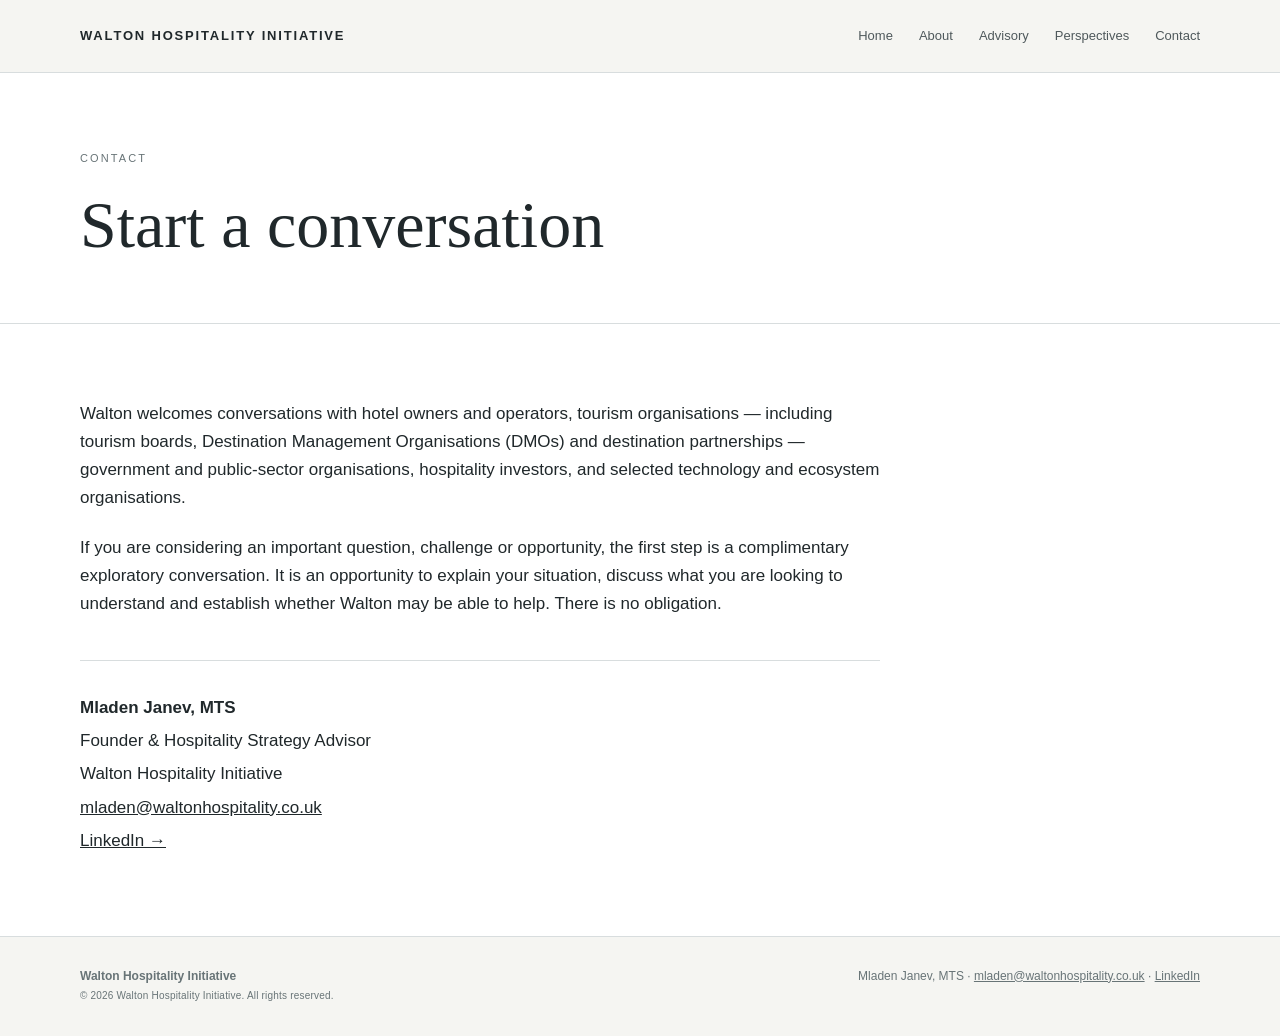
<file: contact.html>
<!doctype html>
<html lang="en">
<head>
<meta charset="utf-8">
<meta name="viewport" content="width=device-width,initial-scale=1">
<title>Contact | Walton Hospitality Initiative</title>
<meta name="description" content="Contact Walton Hospitality Initiative to arrange a complimentary exploratory conversation.">
<link rel="stylesheet" href="assets/style.css">
</head>
<body>
<header class="site-header"><div class="container nav">
<a class="brand" href="index.html">WALTON HOSPITALITY INITIATIVE</a>
<nav class="nav-links" aria-label="Main navigation">
<a href="index.html">Home</a><a href="about.html">About</a><a href="advisory.html">Advisory</a><a href="perspectives.html">Perspectives</a><a href="contact.html">Contact</a>
</nav>
</div></header>
<main>

<section class="page-hero"><div class="container"><p class="eyebrow">Contact</p><h1>Start a conversation</h1></div></section>
<section class="section white"><div class="container"><div class="prose">
<p>Walton welcomes conversations with hotel owners and operators, tourism organisations — including tourism boards, Destination Management Organisations (DMOs) and destination partnerships — government and public-sector organisations, hospitality investors, and selected technology and ecosystem organisations.</p>
<p>If you are considering an important question, challenge or opportunity, the first step is a complimentary exploratory conversation. It is an opportunity to explain your situation, discuss what you are looking to understand and establish whether Walton may be able to help. There is no obligation.</p>
<div class="contact-box">
<p><strong>Mladen Janev, MTS</strong></p><p>Founder &amp; Hospitality Strategy Advisor</p><p>Walton Hospitality Initiative</p>
<p><a href="mailto:mladen@waltonhospitality.co.uk">mladen@waltonhospitality.co.uk</a></p>
<p><a href="https://www.linkedin.com/in/mladen-janev-a3b993422" target="_blank" rel="noopener">LinkedIn →</a></p>
</div>
</div></div></section>

</main>
<footer class="site-footer"><div class="container footer-row">
<div><strong>Walton Hospitality Initiative</strong><br><span class="footer-note">© 2026 Walton Hospitality Initiative. All rights reserved.</span></div>
<div>Mladen Janev, MTS · <a href="mailto:mladen@waltonhospitality.co.uk">mladen@waltonhospitality.co.uk</a> · <a href="https://www.linkedin.com/in/mladen-janev-a3b993422" target="_blank" rel="noopener">LinkedIn</a></div>
</div></footer>
</body></html>
</file>
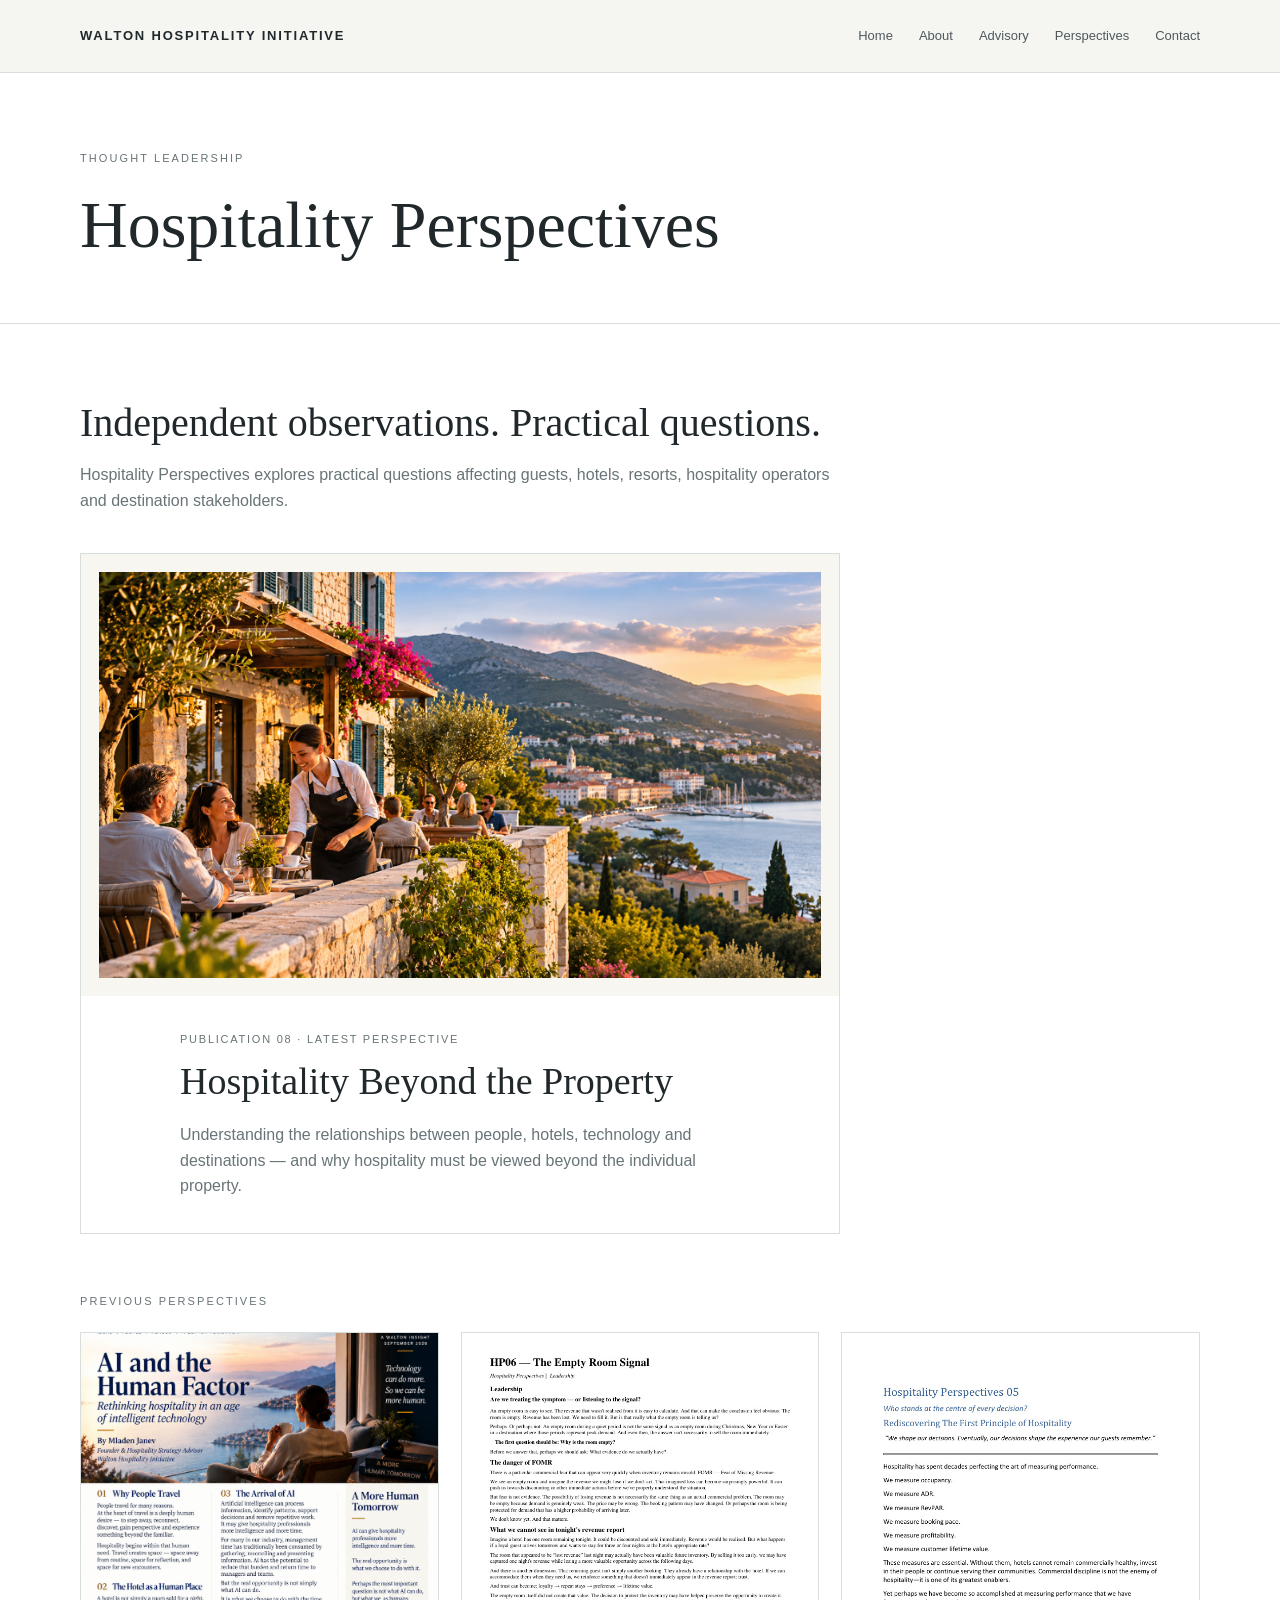
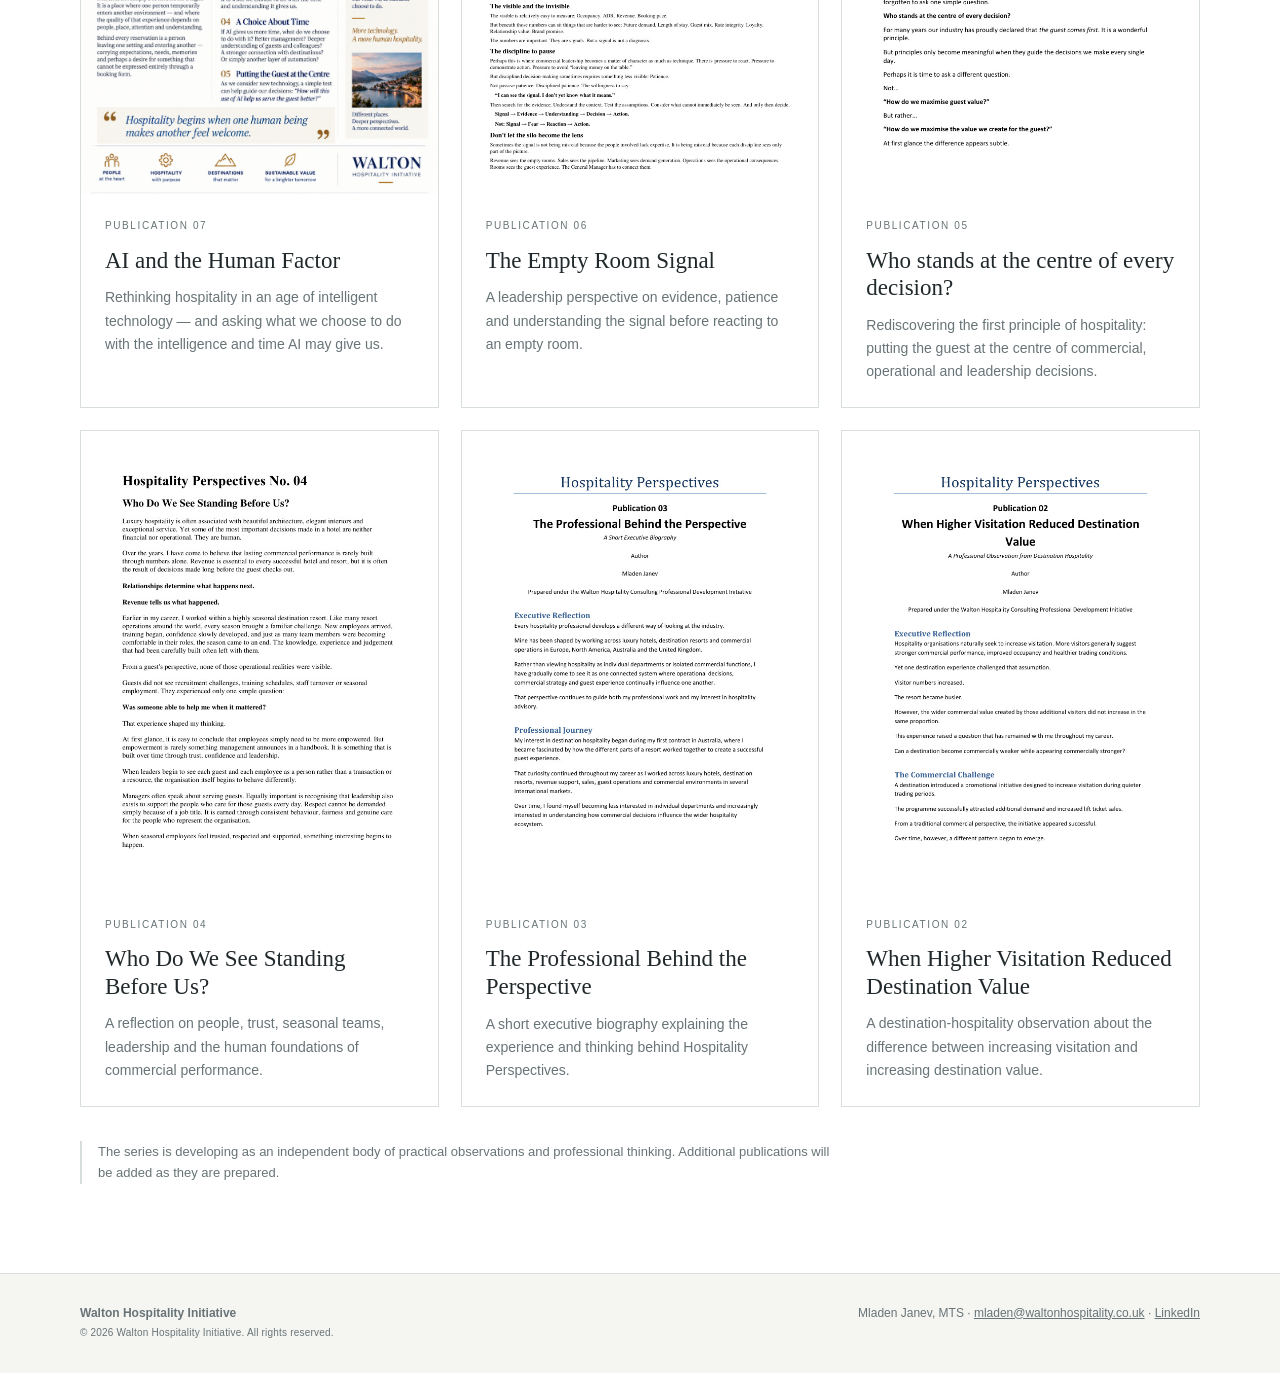
<file: perspectives.html>
<!doctype html>
<html lang="en">
<head>
<meta charset="utf-8">
<meta name="viewport" content="width=device-width,initial-scale=1">
<title>Hospitality Perspectives | Walton Hospitality Initiative</title>
<meta name="description" content="Walton Hospitality Initiative — Hospitality Strategy & Commercial Advisory.">
<link rel="stylesheet" href="assets/style.css">
</head>
<body>

<header class="site-header">
<div class="container nav">
<a class="brand" href="index.html">WALTON HOSPITALITY INITIATIVE</a>
<nav class="nav-links" aria-label="Main navigation">
<a href="index.html">Home</a>
<a href="about.html">About</a>
<a href="advisory.html">Advisory</a>
<a href="perspectives.html">Perspectives</a>
<a href="contact.html">Contact</a>
</nav>
</div>
</header>

<main>
<section class="page-hero">
<div class="container">
<p class="eyebrow">Thought Leadership</p>
<h1>Hospitality Perspectives</h1>
</div>
</section>

<section class="section white">
<div class="container">

<div class="section-head">
<h2>Independent observations. Practical questions.</h2>
<p>Hospitality Perspectives explores practical questions affecting guests, hotels, resorts, hospitality operators and destination stakeholders.</p>
</div>

<div class="perspectives-featured">
<a class="pub-card pub-featured" href="assets/perspectives/HP08.pdf" target="_blank" rel="noopener">
<img class="pub-image" src="assets/perspectives/HP08.png" alt="Hospitality Perspectives Publication 08 — Hospitality Beyond the Property">
<div class="pub-body">
<div class="pub-number">Publication 08 · Latest Perspective</div>
<h2 class="pub-title">Hospitality Beyond the Property</h2>
<p class="pub-desc">Understanding the relationships between people, hotels, technology and destinations — and why hospitality must be viewed beyond the individual property.</p>
</div>
</a>
</div>

<div class="previous-heading">
<p class="eyebrow">Previous Perspectives</p>
</div>

<div class="perspectives-grid">

<a class="pub-card" href="assets/perspectives/HP07.pdf" target="_blank" rel="noopener">
<img class="pub-image" src="assets/perspectives/HP07.jpg" alt="Hospitality Perspectives Publication 07">
<div class="pub-body">
<div class="pub-number">Publication 07</div>
<h2 class="pub-title">AI and the Human Factor</h2>
<p class="pub-desc">Rethinking hospitality in an age of intelligent technology — and asking what we choose to do with the intelligence and time AI may give us.</p>
</div>
</a>

<a class="pub-card" href="assets/perspectives/HP06.pdf" target="_blank" rel="noopener">
<img class="pub-image" src="assets/perspectives/HP06.jpg" alt="Hospitality Perspectives Publication 06">
<div class="pub-body">
<div class="pub-number">Publication 06</div>
<h2 class="pub-title">The Empty Room Signal</h2>
<p class="pub-desc">A leadership perspective on evidence, patience and understanding the signal before reacting to an empty room.</p>
</div>
</a>

<a class="pub-card" href="assets/perspectives/HP05.pdf" target="_blank" rel="noopener">
<img class="pub-image" src="assets/perspectives/HP05.jpg" alt="Hospitality Perspectives Publication 05">
<div class="pub-body">
<div class="pub-number">Publication 05</div>
<h2 class="pub-title">Who stands at the centre of every decision?</h2>
<p class="pub-desc">Rediscovering the first principle of hospitality: putting the guest at the centre of commercial, operational and leadership decisions.</p>
</div>
</a>

<a class="pub-card" href="assets/perspectives/HP04.pdf" target="_blank" rel="noopener">
<img class="pub-image" src="assets/perspectives/HP04.jpg" alt="Hospitality Perspectives Publication 04">
<div class="pub-body">
<div class="pub-number">Publication 04</div>
<h2 class="pub-title">Who Do We See Standing Before Us?</h2>
<p class="pub-desc">A reflection on people, trust, seasonal teams, leadership and the human foundations of commercial performance.</p>
</div>
</a>

<a class="pub-card" href="assets/perspectives/HP03.pdf" target="_blank" rel="noopener">
<img class="pub-image" src="assets/perspectives/HP03.jpg" alt="Hospitality Perspectives Publication 03">
<div class="pub-body">
<div class="pub-number">Publication 03</div>
<h2 class="pub-title">The Professional Behind the Perspective</h2>
<p class="pub-desc">A short executive biography explaining the experience and thinking behind Hospitality Perspectives.</p>
</div>
</a>

<a class="pub-card" href="assets/perspectives/HP02.pdf" target="_blank" rel="noopener">
<img class="pub-image" src="assets/perspectives/HP02.jpg" alt="Hospitality Perspectives Publication 02">
<div class="pub-body">
<div class="pub-number">Publication 02</div>
<h2 class="pub-title">When Higher Visitation Reduced Destination Value</h2>
<p class="pub-desc">A destination-hospitality observation about the difference between increasing visitation and increasing destination value.</p>
</div>
</a>

</div>

<p class="note" style="margin-top:34px">
The series is developing as an independent body of practical observations and professional thinking. Additional publications will be added as they are prepared.
</p>

</div>
</section>
</main>

<footer class="site-footer">
<div class="container footer-row">
<div>
<strong>Walton Hospitality Initiative</strong><br>
<span class="footer-note">© 2026 Walton Hospitality Initiative. All rights reserved.</span>
</div>
<div>
Mladen Janev, MTS ·
<a href="mailto:mladen@waltonhospitality.co.uk">mladen@waltonhospitality.co.uk</a> ·
<a href="https://www.linkedin.com/in/mladen-janev-a3b993422" target="_blank" rel="noopener">LinkedIn</a>
</div>
</div>
</footer>

</body>
</html>
</file>
<file: assets/style.css>
:root{
 --ink:#20282b;--muted:#687477;--line:#d8ddde;--paper:#f5f5f2;--white:#fff;
 --deep:#263437;--max:1120px;
}
*{box-sizing:border-box}html{scroll-behavior:smooth}
body{margin:0;color:var(--ink);background:var(--paper);font-family:Arial,Helvetica,sans-serif;line-height:1.65}
a{color:inherit}.container{width:min(var(--max),calc(100% - 48px));margin:auto}
.site-header{background:rgba(245,245,242,.97);border-bottom:1px solid var(--line);position:sticky;top:0;z-index:20}
.nav{min-height:72px;display:flex;align-items:center;justify-content:space-between;gap:28px}
.brand{font-size:13px;letter-spacing:.14em;font-weight:700;text-decoration:none;white-space:nowrap}
.nav-links{display:flex;gap:26px;font-size:13px}.nav-links a{text-decoration:none;color:#4f595c}
.nav-links a:hover{text-decoration:underline;text-underline-offset:5px}
.hero{padding:0;background:var(--white)}.hero-visual{position:relative;line-height:0}.eyebrow{font-size:11px;letter-spacing:.19em;text-transform:uppercase;color:var(--muted);margin:0 0 20px}
h1,h2,h3{font-family:Georgia,"Times New Roman",serif;font-weight:400;line-height:1.15;margin:0}
h1{font-size:clamp(44px,6.5vw,72px);max-width:880px}.hero-sub{font-size:20px;color:#4d585b;max-width:700px;margin:24px 0 0}
.pills{font-size:12px;letter-spacing:.07em;color:var(--muted);margin-top:20px}
.hero-image{display:block;width:100%;height:auto;margin:0}
.hero-copy{padding:54px 0 56px;background:var(--white)}.section{padding:76px 0}.section.white{background:var(--white)}
.section-head{max-width:760px;margin-bottom:38px}.section-head h2{font-size:40px;margin-bottom:16px}.section-head p{color:var(--muted);margin:0}
.areas{display:grid;grid-template-columns:repeat(3,1fr);border-top:1px solid var(--line);border-bottom:1px solid var(--line)}
.area{padding:30px 30px 34px}.area+.area{border-left:1px solid var(--line)}.number{font-size:11px;letter-spacing:.15em;color:var(--muted);margin-bottom:20px}
.area h3{font-size:25px;margin-bottom:14px}.area p{font-size:15px;color:#596366;margin:0}
.statement{max-width:900px;font-family:Georgia,"Times New Roman",serif;font-size:32px;line-height:1.35}
.band{background:var(--deep);color:#fff}.band .eyebrow{color:#b9c6c8}.band .statement{color:#fff}
.link-arrow{display:inline-block;margin-top:24px;text-decoration:none;font-size:13px;letter-spacing:.04em}.link-arrow:hover{text-decoration:underline;text-underline-offset:5px}
.page-hero{padding:76px 0 60px;background:var(--white);border-bottom:1px solid var(--line)}
.page-hero h1{font-size:clamp(42px,6vw,66px);max-width:850px}
.prose{max-width:800px;font-size:17px}.prose p{margin:0 0 22px}
.list{padding:0;margin:0;list-style:none;max-width:900px}.list li{padding:12px 0;border-bottom:1px solid var(--line);color:#596366}
.experience{display:grid;grid-template-columns:1fr 1fr;border-top:1px solid var(--line);border-left:1px solid var(--line)}
.experience .area{min-height:170px;border-right:1px solid var(--line);border-bottom:1px solid var(--line)}
.perspectives-grid{display:grid;grid-template-columns:repeat(3,1fr);gap:22px}
.perspectives-featured{max-width:760px;margin-bottom:58px}
.pub-featured{display:grid;grid-template-columns:260px minmax(0,1fr);align-items:center}
.pub-featured .pub-image{aspect-ratio:auto;object-fit:contain;background:#f7f6f1;padding:18px;box-sizing:border-box}
.pub-featured .pub-body{display:flex;flex-direction:column;justify-content:center;padding:34px}
.pub-featured .pub-number{font-size:11px}
.pub-featured .pub-title{font-size:38px;line-height:1.15;margin-bottom:18px}
.pub-featured .pub-desc{font-size:16px;line-height:1.6;max-width:560px}
.previous-heading{margin:0 0 22px}
.previous-heading .eyebrow{margin:0}

.pub-card{background:var(--white);border:1px solid var(--line);text-decoration:none;display:flex;flex-direction:column;transition:transform .18s ease,box-shadow .18s ease}
.pub-card:hover{transform:translateY(-2px);box-shadow:0 8px 24px rgba(0,0,0,.06)}
.pub-image{width:100%;aspect-ratio:735/951;object-fit:cover;display:block}.pub-body{padding:24px}
.pub-number{font-size:10px;letter-spacing:.16em;text-transform:uppercase;color:var(--muted);margin-bottom:12px}
.pub-title{font-family:Georgia,"Times New Roman",serif;font-size:23px;line-height:1.2;margin:0 0 12px}.pub-desc{font-size:14px;color:var(--muted);margin:0}
.note{font-size:13px;color:var(--muted);border-left:2px solid var(--line);padding-left:16px;max-width:760px}
.contact-box{border-top:1px solid var(--line);padding-top:28px;margin-top:42px}.contact-box p{margin:5px 0}
.site-footer{border-top:1px solid var(--line);padding:30px 0;color:var(--muted);font-size:12px}
.footer-row{display:flex;justify-content:space-between;gap:20px}
@media(max-width:820px){
 .container{width:min(var(--max),calc(100% - 32px))}.nav{min-height:66px;flex-direction:column;justify-content:center;gap:7px;padding:12px 0 13px}.nav-links{gap:10px 18px;font-size:12px;flex-wrap:wrap;justify-content:center}.brand{font-size:11px;white-space:normal;text-align:center}
 .hero-image{content:url("walton-hero-mobile.png")} 
 .hero-copy{padding:42px 0 46px}.section{padding:60px 0}
 .areas,.perspectives-grid,.experience{grid-template-columns:1fr} .pub-featured{grid-template-columns:150px minmax(0,1fr);align-items:center}.pub-featured .pub-image{padding:10px}.pub-featured .pub-body{padding:22px}.pub-featured .pub-title{font-size:30px}.perspectives-featured{margin-bottom:44px}.area+.area{border-left:0;border-top:1px solid var(--line)}
 .statement{font-size:27px}.section-head h2{font-size:35px}.footer-row{display:block}.footer-row div+div{margin-top:9px}
}

.advisory-areas{grid-template-columns:1fr 1fr;}.advisory-areas .area:nth-child(3){border-left:0;border-top:1px solid var(--line)}.advisory-areas .area:nth-child(4){border-top:1px solid var(--line)}
.advisory-steps .area{min-height:180px}.footer-note{font-size:10px;letter-spacing:.02em;color:var(--muted)}
@media(max-width:820px){.advisory-areas{grid-template-columns:1fr}.advisory-areas .area:nth-child(3),.advisory-areas .area:nth-child(4){border-left:0}.advisory-areas .area:nth-child(4){border-top:1px solid var(--line)}}
</file>
